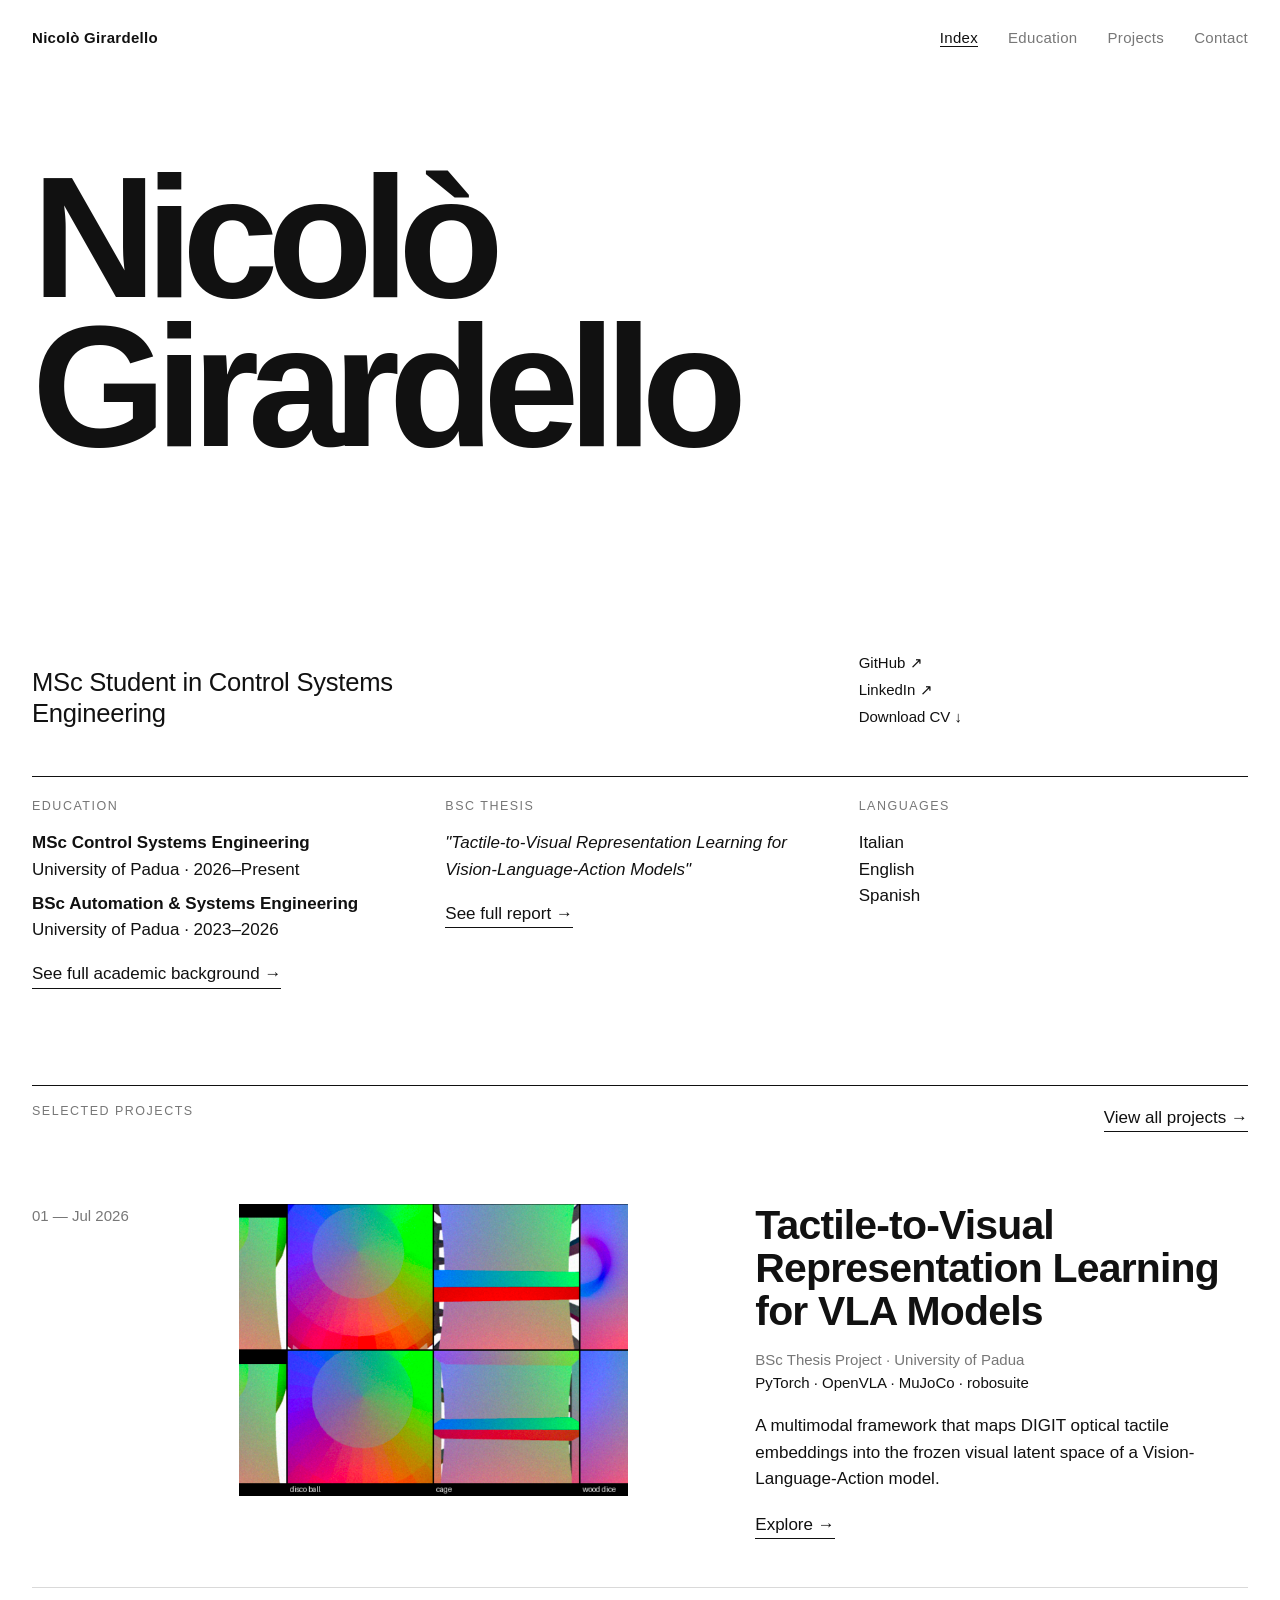
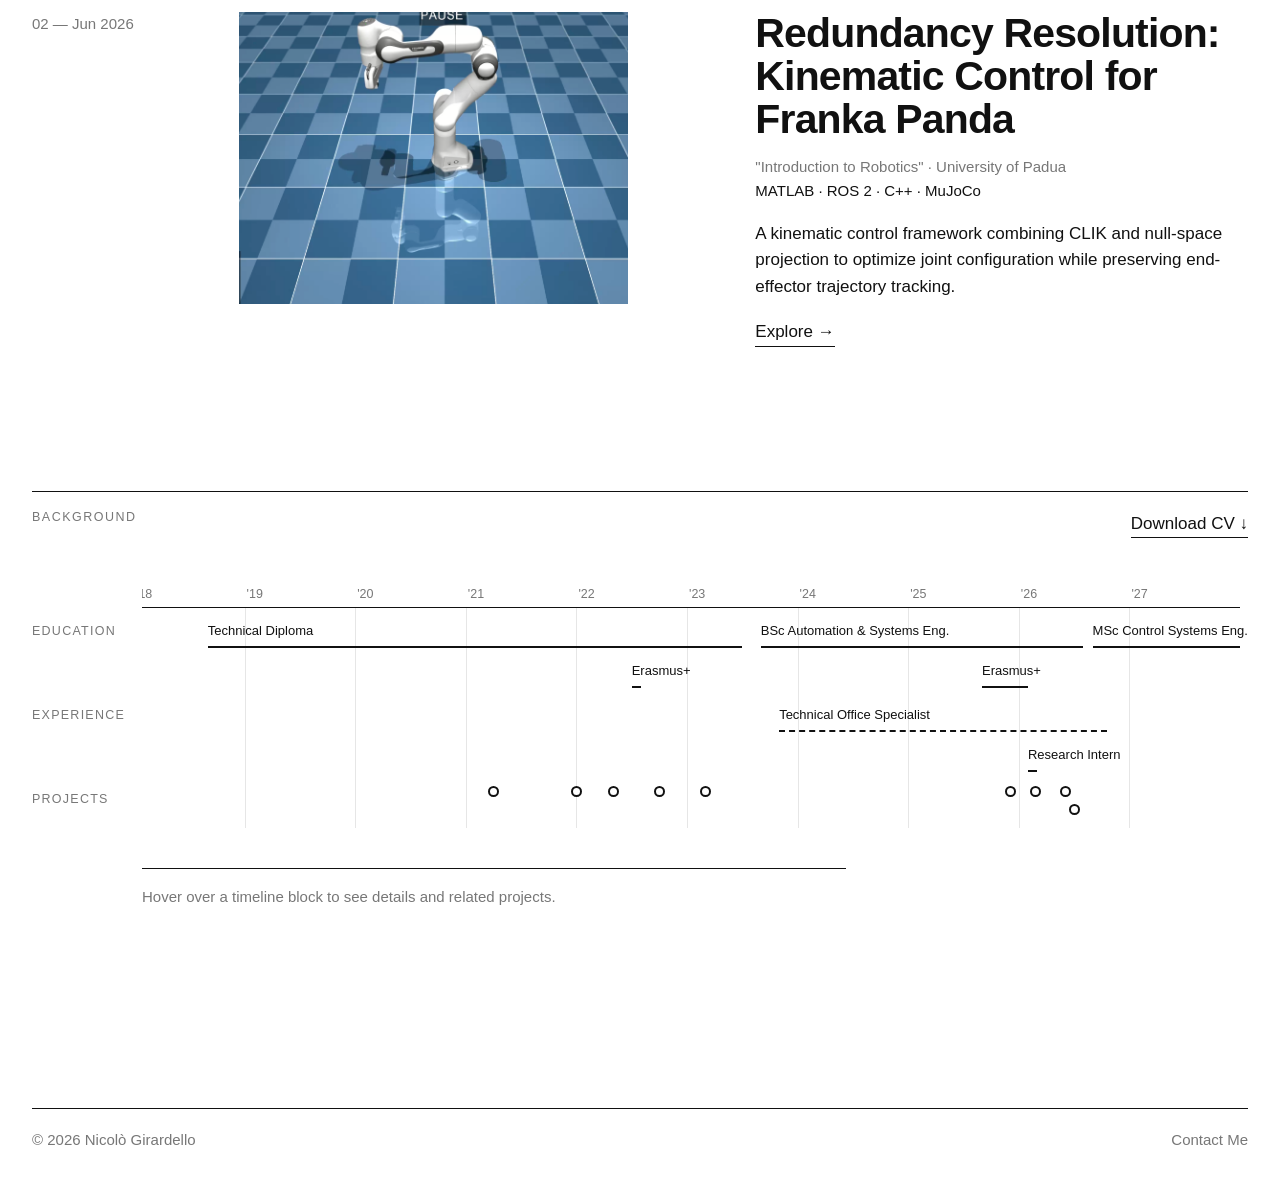
<file: index.html>
<!DOCTYPE html>
<html lang="en">
<head>
  <meta charset="UTF-8">
  <meta name="viewport" content="width=device-width, initial-scale=1.0">

  <!-- Page metadata -->
  <title>Nicolò Girardello · MSc Student in Control Systems Engineering</title>
  <meta name="description" content="Personal project portfolio.">
  <meta name="author" content="Nicolò Girardello">
  <link rel="canonical" href="https://girardellon.github.io/">

  <!-- Open Graph -->
  <meta property="og:title" content="Nicolò Girardello · MSc Student in Control Systems Engineering">
  <meta property="og:description" content="Personal project portfolio.">
  <meta property="og:type" content="website">
  <meta property="og:url" content="https://girardellon.github.io/">

  <!-- Styles -->
  <link rel="stylesheet" href="assets/css/style.css">

  <!-- Icons and manifest -->
  <link rel="icon" type="image/png" href="assets/images/favicon.png?v=2">
  <link rel="icon" href="favicon.ico" sizes="32x32">
  <link rel="apple-touch-icon" href="assets/images/apple-touch-icon.png">
  <link rel="manifest" href="site.webmanifest">
</head>
<body>
  <div class="wrap">

    <!-- Site header -->
    <header class="top">
      <a class="nm" href="index.html">Nicolò Girardello</a>
      <nav>
        <a href="index.html" class="active" aria-current="page">Index</a>
        <a href="education.html">Education</a>
        <a href="projects.html">Projects</a>
        <a href="contact.html">Contact</a>
      </nav>
    </header>

    <main>
      <!-- Hero -->
      <section class="hero">
        <h1>Nicolò<br>Girardello</h1>
        <div class="hm">
          <p class="role">MSc Student in Control Systems Engineering</p>
          <div class="lk">
            <a href="https://github.com/girardellon" target="_blank" rel="noopener">GitHub &#8599;&#xFE0E;</a>
            <a href="https://linkedin.com/in/nicol%C3%B2-girardello" target="_blank" rel="noopener">LinkedIn &#8599;&#xFE0E;</a>
            <a href="assets/docs/cv.pdf" target="_blank" rel="noopener">Download CV ↓</a>
          </div>
        </div>
      </section>

      <!-- Info grid -->
      <section class="info grid">
        <div>
          <p class="lab">Education</p>
          <p><strong>MSc Control Systems Engineering</strong><br>University of Padua · 2026–Present</p>
          <p><strong>BSc Automation &amp; Systems Engineering</strong><br>University of Padua · 2023–2026</p>
          <a class="more" href="education.html">See full academic background →</a>
        </div>
        <div>
          <p class="lab">BSc Thesis</p>
          <p><em>"Tactile-to-Visual Representation Learning for Vision-Language-Action Models"</em></p>
          <a class="more" href="projects/bsc-thesis.html">See full report →</a>
        </div>
        <div>
          <p class="lab">Languages</p>
          <p>Italian<br>English<br>Spanish</p>
        </div>
      </section>

      <!-- Selected works -->
      <section class="sec" id="selected-works">
        <div class="sh">
          <h2 class="lab">Selected Projects</h2>
          <a class="more-all" href="projects.html">View all projects →</a>
        </div>

        <!-- Project 01: BSc thesis -->
        <article class="work grid">
          <div class="num">01 — Jul 2026</div>
          <div class="ph ph-media">
            <img src="assets/images/thesis-main.png" alt="Thesis Project">
          </div>
          <div class="tx">
            <h3>Tactile-to-Visual Representation Learning for VLA Models</h3>
            <p class="ctx">BSc Thesis Project · University of Padua</p>
            <p class="tg">PyTorch · OpenVLA · MuJoCo · robosuite</p>
            <p class="s">A multimodal framework that maps DIGIT optical tactile embeddings into the frozen visual latent space of a Vision-Language-Action model.</p>
            <div class="rowlinks">
              <a href="projects/bsc-thesis.html">Explore →</a>
            </div>
          </div>
        </article>

        <!-- Project 02: Franka Panda redundancy resolution -->
        <article class="work grid">
          <div class="num">02 — Jun 2026</div>
          <div class="ph ph-media">
            <img src="assets/images/franka-ros.png" alt="Franka Panda Project" style="transform: scale(1.3);">
          </div>
          <div class="tx">
            <h3>Redundancy Resolution: Kinematic Control for Franka Panda</h3>
            <p class="ctx">"Introduction to Robotics" · University of Padua</p>
            <p class="tg">MATLAB · ROS 2 · C++ · MuJoCo</p>
            <p class="s">A kinematic control framework combining CLIK and null-space projection to optimize joint configuration while preserving end-effector trajectory tracking.</p>
            <div class="rowlinks">
              <a href="projects/redundancy-control.html">Explore →</a>
            </div>
          </div>
        </article>
      </section>

      <!-- Timeline -->
      <section class="sec" id="background">
        <div class="sh">
          <h2 class="lab">Background</h2>
          <a class="more-all" href="assets/docs/cv.pdf" target="_blank" rel="noopener">Download CV ↓</a>
        </div>

        <div id="tl-scroll" class="tl-scroll">
          <div class="tl-wrap">

            <!-- Years (x axis) -->
            <div class="tl-years">
              <i class="lc"></i>
              <div class="tl-yr">
                <span style="left:0%">'18</span>
                <span style="left:10%">'19</span>
                <span style="left:20%">'20</span>
                <span style="left:30%">'21</span>
                <span style="left:40%">'22</span>
                <span style="left:50%">'23</span>
                <span style="left:60%">'24</span>
                <span style="left:70%">'25</span>
                <span style="left:80%">'26</span>
                <span style="left:90%">'27</span>
              </div>
            </div>

            <!-- Lane: Education -->
            <div class="tl-lane l-edu">
              <b class="ln">Education</b>
              <div class="trk">
                <div class="bar t0 k-edu" data-tl="diploma" tabindex="0" style="left:6.67%;width:48.33%"><span>Technical Diploma</span></div>
                <div class="bar t1 narrow k-edu" data-tl="crete" tabindex="0" style="left:45%;width:0.83%"><span>Erasmus+</span></div>
                <div class="bar t0 k-edu" data-tl="bsc" tabindex="0" style="left:56.67%;width:29.16%"><span>BSc Automation &amp; Systems Eng.</span></div>
                <div class="bar t1 narrow k-edu" data-tl="bcn" tabindex="0" style="left:76.67%;width:4.16%"><span>Erasmus+</span></div>
                <div class="bar t0 k-edu" data-tl="msc" tabindex="0" style="left:86.67%;width:13.33%"><span>MSc Control Systems Eng.</span></div>
              </div>
            </div>

            <!-- Lane: Experience -->
            <div class="tl-lane l-exp">
              <b class="ln">Experience</b>
              <div class="trk">
                <div class="bar t0 k-exp" data-tl="mep" tabindex="0" style="left:58.33%;width:29.67%"><span>Technical Office Specialist</span></div>
                <div class="bar t1 narrow k-exp" data-tl="robotac" tabindex="0" style="left:80.83%;width:0.84%"><span>Research Intern</span></div>
              </div>
            </div>

            <!-- Lane: Projects -->
            <div class="tl-lane l-prj">
              <b class="ln">Projects</b>
              <div class="trk">
                <a class="dot t0" data-tl="p-smart-warehouse" href="projects/smart-warehouse.html" style="left:32.5%" aria-label="Smart Warehouse: Automated Material Dispensing"></a>
                <a class="dot t0" data-tl="p-berrybot" href="projects/berrybot.html" style="left:40%" aria-label="BerryBot: Automated Strawberry Harvesting System"></a>
                <a class="dot t0" data-tl="p-chessbot" href="projects/chessbot.html" style="left:47.5%" aria-label="ChessBot: Automated 3-Axis Chess-Playing Robot"></a>
                <a class="dot t0" data-tl="p-warehouse-simulator" href="projects/warehouse-simulator.html" style="left:79.17%" aria-label="Multi-Robot Warehouse Optimization Simulator"></a>
                <a class="dot t0" data-tl="p-redundancy-control" href="projects/redundancy-control.html" style="left:84.17%" aria-label="Redundancy Resolution: Kinematic Control for Franka Panda"></a>
                <a class="dot t1" data-tl="p-bsc-thesis" href="projects/bsc-thesis.html" style="left:85%" aria-label="Tactile-to-Visual Representation Learning for VLA Models"></a>
                <a class="dot t0" data-tl="p-left-robotics" href="projects/left-robotics.html" style="left:81.5%" aria-label="Evolutionary Robotics & PID Control"></a>
                <span class="dot t0" data-tl="c-automation-2022" tabindex="0" role="button" style="left:43.33%" aria-label="National Automation Competition"></span>
                <span class="dot t0" data-tl="c-machine-tool-2023" tabindex="0" role="button" style="left:51.67%" aria-label="Machine Tool and Mechatronics Olympics"></span>    
              </div>
            </div>

          </div>
        </div>

        <!-- Details panel (filled by timeline.js) -->
        <div id="tl-panel" class="tl-panel" aria-live="polite"></div>
      </section>
    </main>

    <!-- Site footer -->
    <footer>
      <span>© 2026 Nicolò Girardello</span>
      <a href="contact.html">Contact Me</a>
    </footer>

  </div>

  <!-- Timeline behaviour -->
  <script src="assets/js/timeline.js" defer></script>
</body>
</html>
</file>
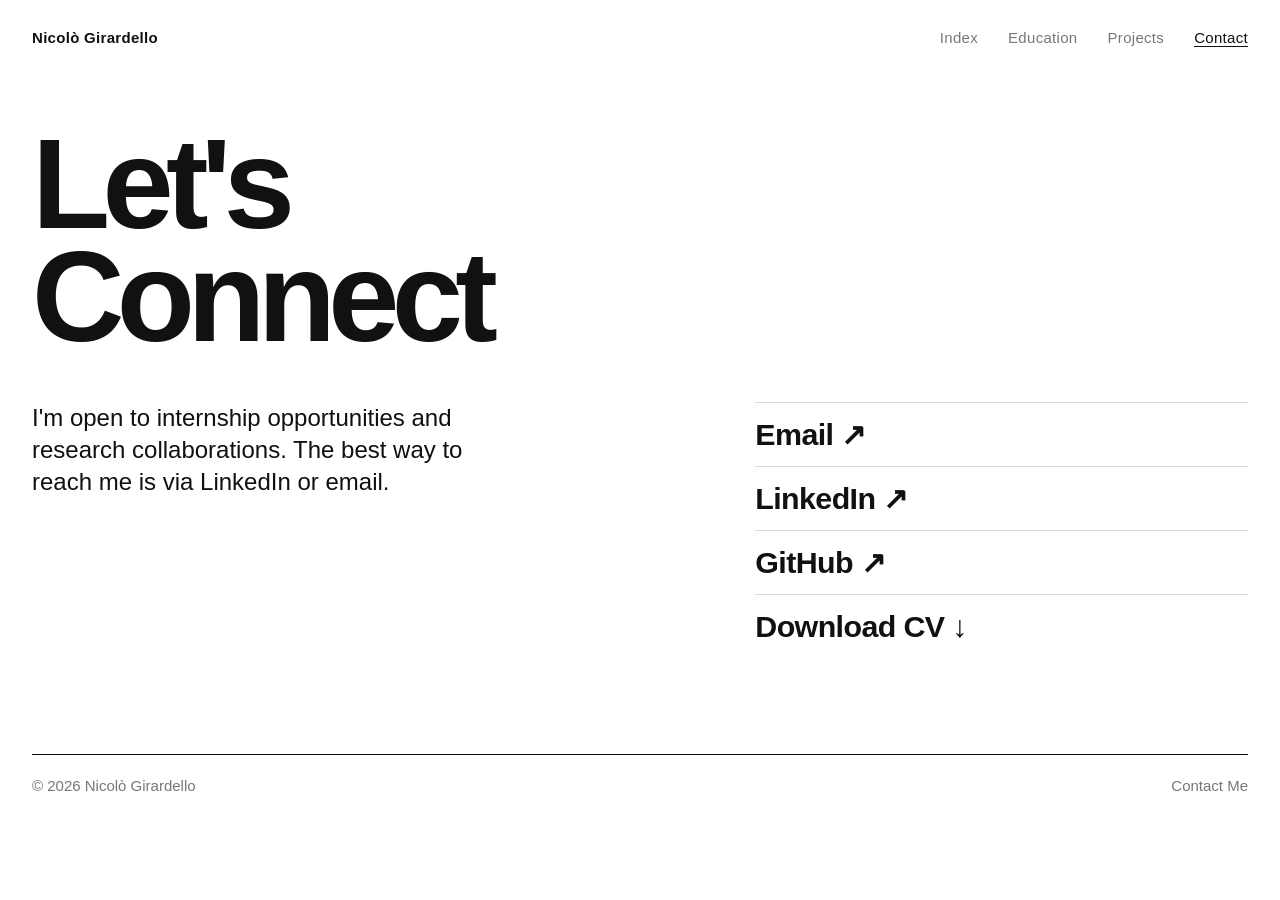
<file: contact.html>
<!DOCTYPE html>
<html lang="en">
<head>
  <meta charset="UTF-8">
  <meta name="viewport" content="width=device-width, initial-scale=1.0">

  <!-- Page metadata -->
  <title>Contact · Nicolò Girardello</title>
  <meta name="description" content="Get in touch.">
  <meta name="author" content="Nicolò Girardello">
  <link rel="canonical" href="https://girardellon.github.io/contact.html">

  <!-- Open Graph -->
  <meta property="og:title" content="Contact · Nicolò Girardello">
  <meta property="og:description" content="Get in touch.">
  <meta property="og:type" content="website">
  <meta property="og:url" content="https://girardellon.github.io/contact.html">

  <!-- Styles -->
  <link rel="stylesheet" href="assets/css/style.css">

  <!-- Icons and manifest -->
  <link rel="icon" type="image/png" href="assets/images/favicon.png?v=2">
  <link rel="icon" href="favicon.ico" sizes="32x32">
  <link rel="apple-touch-icon" href="assets/images/apple-touch-icon.png">
  <link rel="manifest" href="site.webmanifest">
</head>
<body>
  <div class="wrap">

    <!-- Site header -->
    <header class="top">
      <a class="nm" href="index.html">Nicolò Girardello</a>
      <nav>
        <a href="index.html">Index</a>
        <a href="education.html">Education</a>
        <a href="projects.html">Projects</a>
        <a href="contact.html" class="active" aria-current="page">Contact</a>
      </nav>
    </header>

    <main class="ct">
      <!-- Page title -->
      <h1 class="big">Let's<br>Connect</h1>

      <div class="grid">
        <!-- Intro -->
        <p class="intro">I'm open to internship opportunities and research collaborations. The best way to reach me is via LinkedIn or email.</p>

        <!-- Social links -->
        <div class="ln">
          <a href="#" id="mail-link">Email &#8599;&#xFE0E;</a>
          <a href="https://linkedin.com/in/nicol%C3%B2-girardello" target="_blank" rel="noopener">LinkedIn &#8599;&#xFE0E;</a>
          <a href="https://github.com/girardellon" target="_blank" rel="noopener">GitHub &#8599;&#xFE0E;</a>
          <a href="assets/docs/cv.pdf" target="_blank" rel="noopener">Download CV ↓</a>
        </div>

        <div class="spacer spacer-lg"></div>

      </div>
    </main>

    <!-- Site footer -->
    <footer>
      <span>© 2026 Nicolò Girardello</span>
      <a href="contact.html">Contact Me</a>
    </footer>

  </div>

  <!-- Email link: the address is assembled on click, so scrapers cannot read it from the HTML -->
  <script>
    document.getElementById("mail-link").addEventListener("click", function (e) {
      e.preventDefault();
      var user = "gira" + ".girardello";
      var domain = "gmail" + ".com";
      window.location.href = "mailto:" + user + "@" + domain;
    });
  </script>

</body>
</html>
</file>
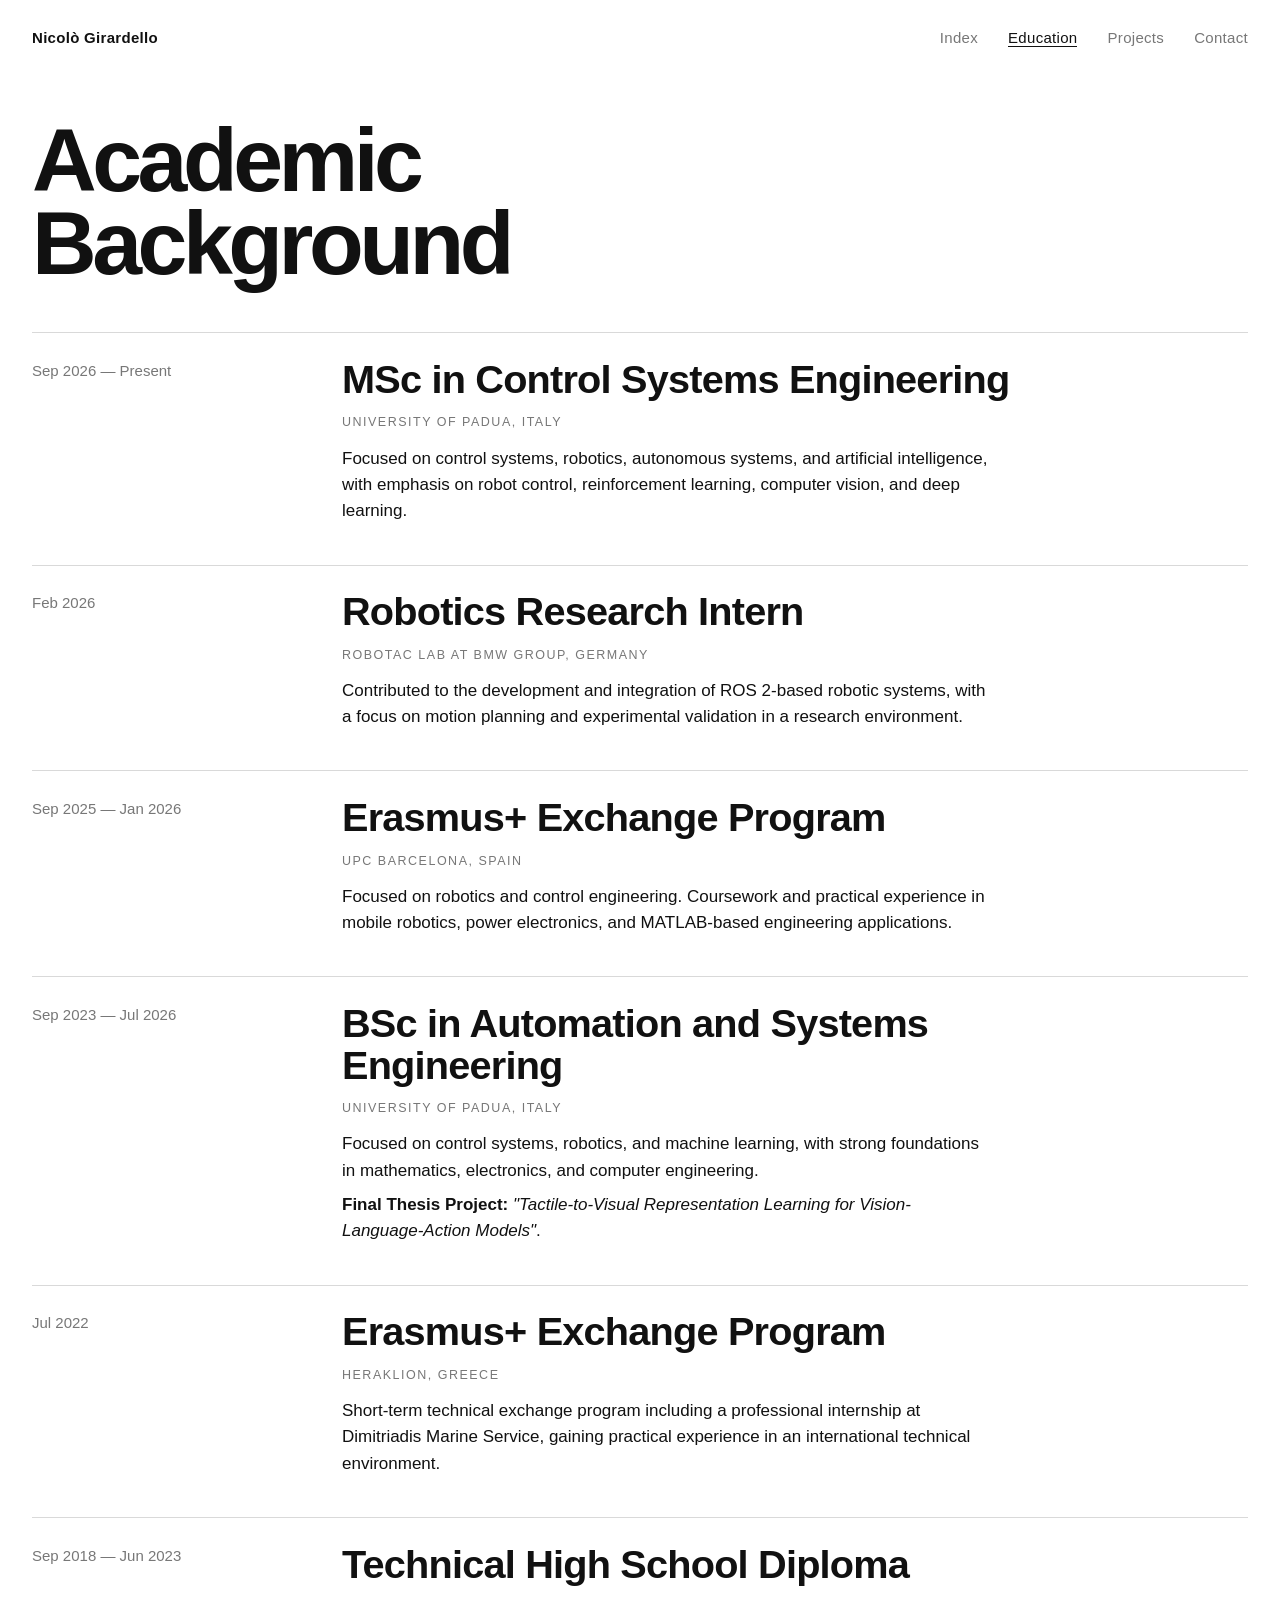
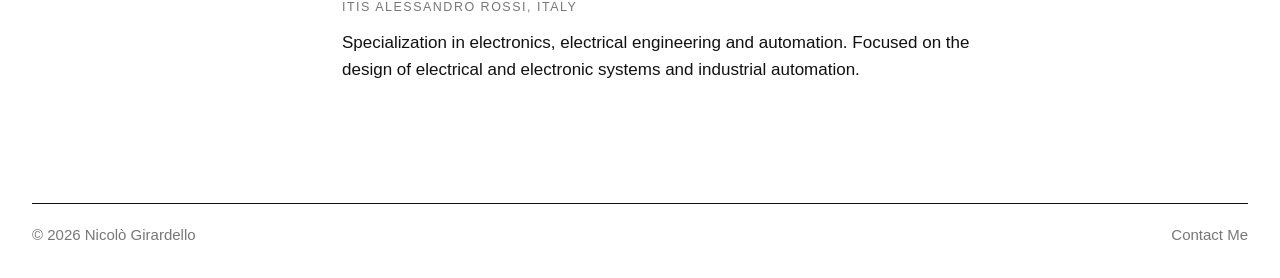
<file: education.html>
<!DOCTYPE html>
<html lang="en">
<head>
  <meta charset="UTF-8">
  <meta name="viewport" content="width=device-width, initial-scale=1.0">

  <!-- Page metadata -->
  <title>Education · Nicolò Girardello</title>
  <meta name="description" content="Academic background.">
  <meta name="author" content="Nicolò Girardello">
  <link rel="canonical" href="https://girardellon.github.io/education.html">

  <!-- Open Graph -->
  <meta property="og:title" content="Education · Nicolò Girardello">
  <meta property="og:description" content="Academic background.">
  <meta property="og:type" content="website">
  <meta property="og:url" content="https://girardellon.github.io/education.html">

  <!-- Styles -->
  <link rel="stylesheet" href="assets/css/style.css">

  <!-- Icons and manifest -->
  <link rel="icon" type="image/png" href="assets/images/favicon.png?v=2">
  <link rel="icon" href="favicon.ico" sizes="32x32">
  <link rel="apple-touch-icon" href="assets/images/apple-touch-icon.png">
  <link rel="manifest" href="site.webmanifest">
</head>
<body>
  <div class="wrap">

    <!-- Site header -->
    <header class="top">
      <a class="nm" href="index.html">Nicolò Girardello</a>
      <nav>
        <a href="index.html">Index</a>
        <a href="education.html" class="active" aria-current="page">Education</a>
        <a href="projects.html">Projects</a>
        <a href="contact.html">Contact</a>
      </nav>
    </header>

    <main>
      <!-- Page title -->
      <div class="pgh">
        <h1>Academic<br>Background</h1>
      </div>

      <!-- Education entries (most recent first) -->
      <section class="edu">
        <!-- MSc, University of Padua -->
        <article class="r">
          <div class="when">Sep 2026 — Present</div>
          <div class="what">
            <h3>MSc in Control Systems Engineering</h3>
            <p class="lab">University of Padua, Italy</p>
            <p>Focused on control systems, robotics, autonomous systems, and artificial intelligence, with emphasis on robot control, reinforcement learning, computer vision, and deep learning.</p>
          </div>
        </article>

        <!-- Research Intern -->
        <article class="r">
          <div class="when">Feb 2026</div>
          <div class="what">
            <h3>Robotics Research Intern</h3>
            <p class="lab">RoboTac Lab at BMW Group, Germany</p>
            <p>Contributed to the development and integration of ROS 2-based robotic systems, with a focus on motion planning and experimental validation in a research environment.</p>
          </div>
          </article>

        <!-- Erasmus+ in Barcelona -->
        <article class="r">
          <div class="when">Sep 2025 — Jan 2026</div>
          <div class="what">
            <h3>Erasmus+ Exchange Program</h3>
            <p class="lab">UPC Barcelona, Spain</p>
            <p>Focused on robotics and control engineering. Coursework and practical experience in mobile robotics, power electronics, and MATLAB-based engineering applications.</p>
          </div>
        </article>

        <!-- BSc, University of Padua -->
        <article class="r">
          <div class="when">Sep 2023 — Jul 2026</div>
          <div class="what">
            <h3>BSc in Automation and Systems Engineering</h3>
            <p class="lab">University of Padua, Italy</p>
            <p>Focused on control systems, robotics, and machine learning, with strong foundations in mathematics, electronics, and computer engineering.</p>
            <p><strong>Final Thesis Project:</strong> <em>"Tactile-to-Visual Representation Learning for Vision-Language-Action Models"</em>.</p>
          </div>
        </article>

        <!-- Erasmus+ in Heraklion -->
        <article class="r">
          <div class="when">Jul 2022</div>
          <div class="what">
            <h3>Erasmus+ Exchange Program</h3>
            <p class="lab">Heraklion, Greece</p>
            <p>Short-term technical exchange program including a professional internship at Dimitriadis Marine Service, gaining practical experience in an international technical environment.</p>
          </div>
        </article>

        <!-- Technical high school -->
        <article class="r">
          <div class="when">Sep 2018 — Jun 2023</div>
          <div class="what">
            <h3>Technical High School Diploma</h3>
            <p class="lab">ITIS Alessandro Rossi, Italy</p>
            <p>Specialization in electronics, electrical engineering and automation. Focused on the design of electrical and electronic systems and industrial automation.</p>
          </div>
        </article>
      </section>

      <div class="spacer spacer-md"></div>
    </main>

    <!-- Site footer -->
    <footer>
      <span>© 2026 Nicolò Girardello</span>
      <a href="contact.html">Contact Me</a>
    </footer>

  </div>
</body>
</html>
</file>
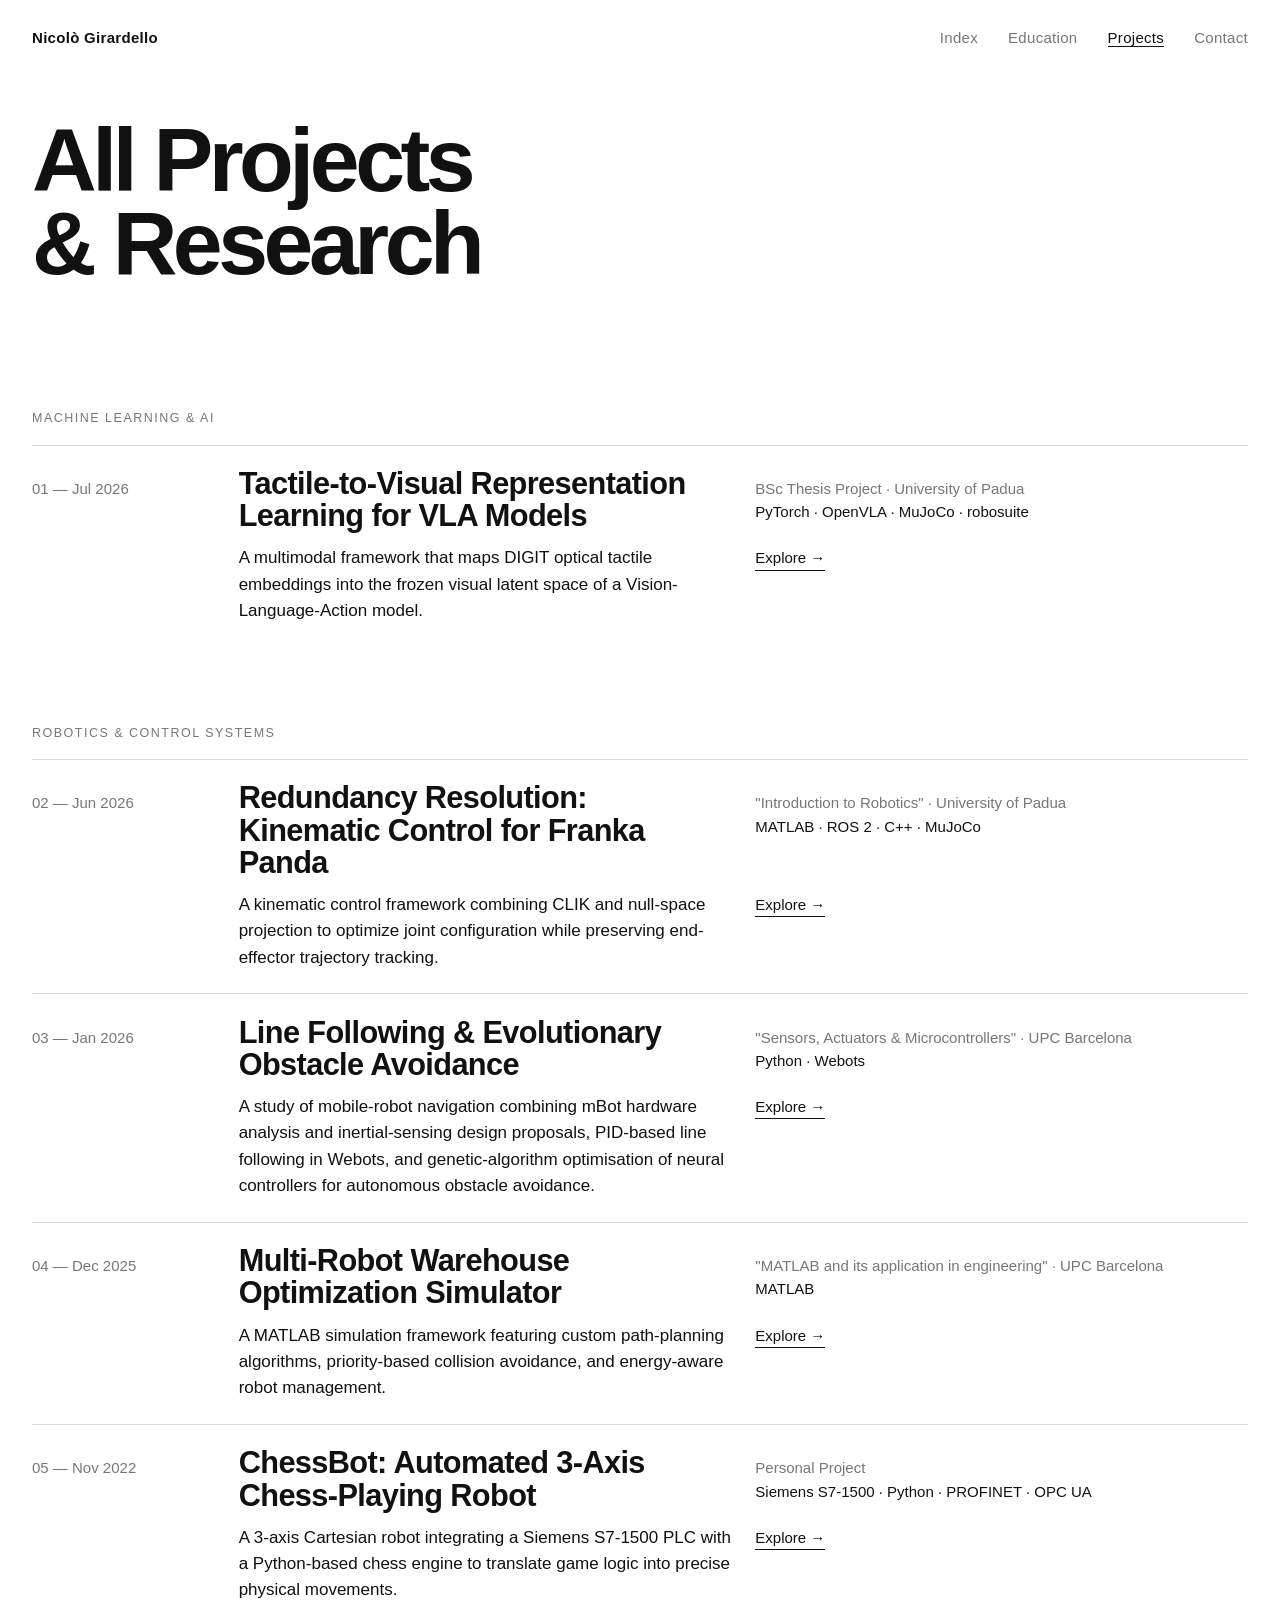
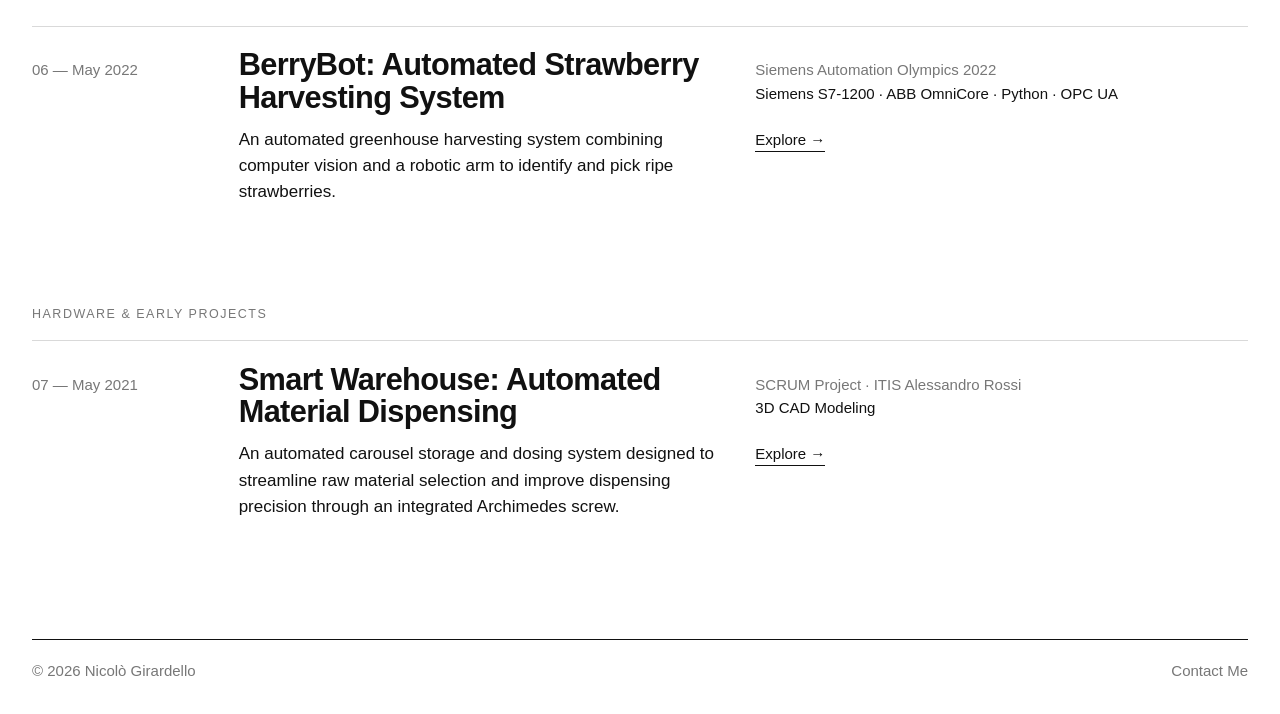
<file: projects.html>
<!DOCTYPE html>
<html lang="en">
<head>
  <meta charset="UTF-8">
  <meta name="viewport" content="width=device-width, initial-scale=1.0">

  <!-- Page metadata -->
  <title>Projects · Nicolò Girardello</title>
  <meta name="description" content="Catalog of engineering and robotics projects.">
  <meta name="author" content="Nicolò Girardello">
  <link rel="canonical" href="https://girardellon.github.io/projects.html">

  <!-- Open Graph -->
  <meta property="og:title" content="Projects · Nicolò Girardello">
  <meta property="og:description" content="Catalog of engineering and robotics projects.">
  <meta property="og:type" content="website">
  <meta property="og:url" content="https://girardellon.github.io/projects.html">

  <!-- Styles -->
  <link rel="stylesheet" href="assets/css/style.css">

  <!-- Icons and manifest -->
  <link rel="icon" type="image/png" href="assets/images/favicon.png?v=2">
  <link rel="icon" href="favicon.ico" sizes="32x32">
  <link rel="apple-touch-icon" href="assets/images/apple-touch-icon.png">
  <link rel="manifest" href="site.webmanifest">
</head>
<body>
  <div class="wrap">

    <!-- Site header -->
    <header class="top">
      <a class="nm" href="index.html">Nicolò Girardello</a>
      <nav>
        <a href="index.html">Index</a>
        <a href="education.html">Education</a>
        <a href="projects.html" class="active" aria-current="page">Projects</a>
        <a href="contact.html">Contact</a>
      </nav>
    </header>

    <main>
      <!-- Page title -->
      <div class="pgh">
        <h1>All Projects<br>&amp; Research</h1>
      </div>

      <!-- Category: Machine Learning & AI -->
      <h2 class="lab cat">Machine Learning &amp; AI</h2>
      <div class="plist">
        <!-- 01 · BSc thesis -->
        <article class="r">
          <div class="d">01 — Jul 2026</div>
          <h3>Tactile-to-Visual Representation Learning for VLA Models</h3>
          <div class="m">
            <span class="c">BSc Thesis Project · University of Padua</span><br>
            PyTorch · OpenVLA · MuJoCo · robosuite
          </div>
          <p class="sm">A multimodal framework that maps DIGIT optical tactile embeddings into the frozen visual latent space of a Vision-Language-Action model.</p>
          <div class="rowlinks">
            <a href="projects/bsc-thesis.html">Explore →</a>
          </div>
        </article>
      </div>

      <!-- Category: Robotics & Control Systems -->
      <h2 class="lab cat">Robotics &amp; Control Systems</h2>
      <div class="plist">
        <!-- 02 · Franka Panda redundancy resolution -->
        <article class="r">
          <div class="d">02 — Jun 2026</div>
          <h3>Redundancy Resolution: Kinematic Control for Franka Panda</h3>
          <div class="m">
            <span class="c">"Introduction to Robotics" · University of Padua</span><br>
            MATLAB · ROS 2 · C++  · MuJoCo
          </div>
          <p class="sm">A kinematic control framework combining CLIK and null-space projection to optimize joint configuration while preserving end-effector trajectory tracking.</p>
          <div class="rowlinks">
            <a href="projects/redundancy-control.html">Explore →</a>
          </div>
        </article>

        <!-- 03 · LEFT Robotics -->
        <article class="r">
          <div class="d">03 — Jan 2026</div>
          <h3>Line Following & Evolutionary Obstacle Avoidance</h3>
          <div class="m">
            <span class="c">"Sensors, Actuators & Microcontrollers" · UPC Barcelona</span><br>
            Python · Webots
          </div>
          <p class="sm">A study of mobile-robot navigation combining mBot hardware analysis and inertial-sensing design proposals, PID-based line following in Webots, and genetic-algorithm optimisation of neural controllers for autonomous obstacle avoidance.</p>
          <div class="rowlinks">
            <a href="projects/left-robotics.html">Explore →</a>
          </div>
        </article>

        <!-- 03 · Multi-robot warehouse simulator -->
        <article class="r">
          <div class="d">04 — Dec 2025</div>
          <h3>Multi-Robot Warehouse Optimization Simulator</h3>
          <div class="m">
            <span class="c">"MATLAB and its application in engineering" · UPC Barcelona</span><br>
            MATLAB
          </div>
          <p class="sm">A MATLAB simulation framework featuring custom path-planning algorithms, priority-based collision avoidance, and energy-aware robot management.</p>
          <div class="rowlinks">
            <a href="projects/warehouse-simulator.html">Explore →</a>
          </div>
        </article>

        <!-- 04 · ChessBot -->
        <article class="r">
          <div class="d">05 — Nov 2022</div>
          <h3>ChessBot: Automated 3-Axis Chess-Playing Robot</h3>
          <div class="m">
            <span class="c">Personal Project</span><br>
            Siemens S7-1500 · Python · PROFINET · OPC UA
          </div>
          <p class="sm">A 3-axis Cartesian robot integrating a Siemens S7-1500 PLC with a Python-based chess engine to translate game logic into precise physical movements.</p>
          <div class="rowlinks">
            <a href="projects/chessbot.html">Explore →</a>
          </div>
        </article>

        <!-- 05 · BerryBot -->
        <article class="r">
          <div class="d">06 — May 2022</div>
          <h3>BerryBot: Automated Strawberry Harvesting System</h3>
          <div class="m">
            <span class="c">Siemens Automation Olympics 2022</span><br>
            Siemens S7-1200 · ABB OmniCore · Python · OPC UA
          </div>
          <p class="sm">An automated greenhouse harvesting system combining computer vision and a robotic arm to identify and pick ripe strawberries.</p>
          <div class="rowlinks">
            <a href="projects/berrybot.html">Explore →</a>
          </div>
        </article>
      </div>

      <!-- Category: Hardware & Early Projects -->
      <h2 class="lab cat">Hardware &amp; Early Projects</h2>
      <div class="plist">
        <!-- 06 · Smart Warehouse -->
        <article class="r">
          <div class="d">07 — May 2021</div>
          <h3>Smart Warehouse: Automated Material Dispensing</h3>
          <div class="m">
            <span class="c">SCRUM Project · ITIS Alessandro Rossi</span><br>
            3D CAD Modeling
          </div>
          <p class="sm">An automated carousel storage and dosing system designed to streamline raw material selection and improve dispensing precision through an integrated Archimedes screw.</p>
          <div class="rowlinks">
            <a href="projects/smart-warehouse.html">Explore →</a>
          </div>
        </article>
      </div>

      <div class="spacer spacer-lg"></div>
    </main>

    <!-- Site footer -->
    <footer>
      <span>© 2026 Nicolò Girardello</span>
      <a href="contact.html">Contact Me</a>
    </footer>

  </div>
</body>
</html>
</file>
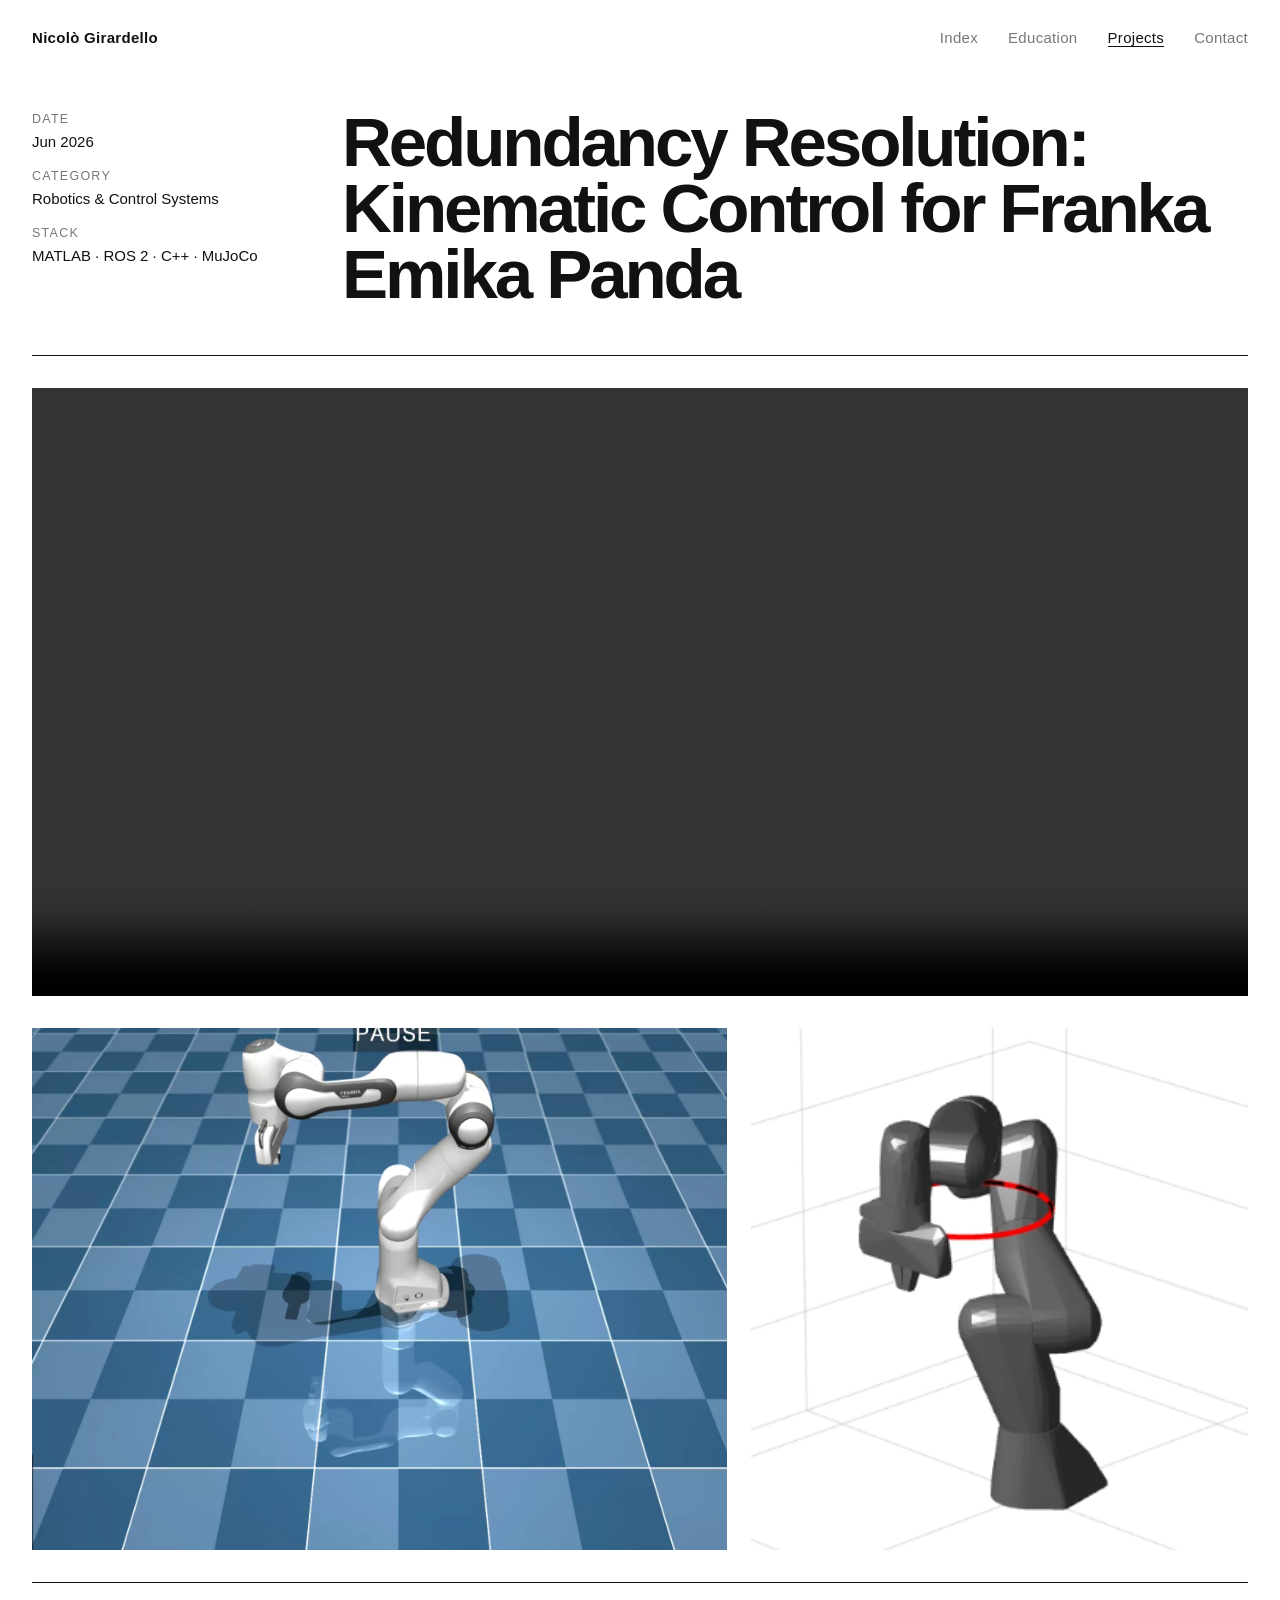
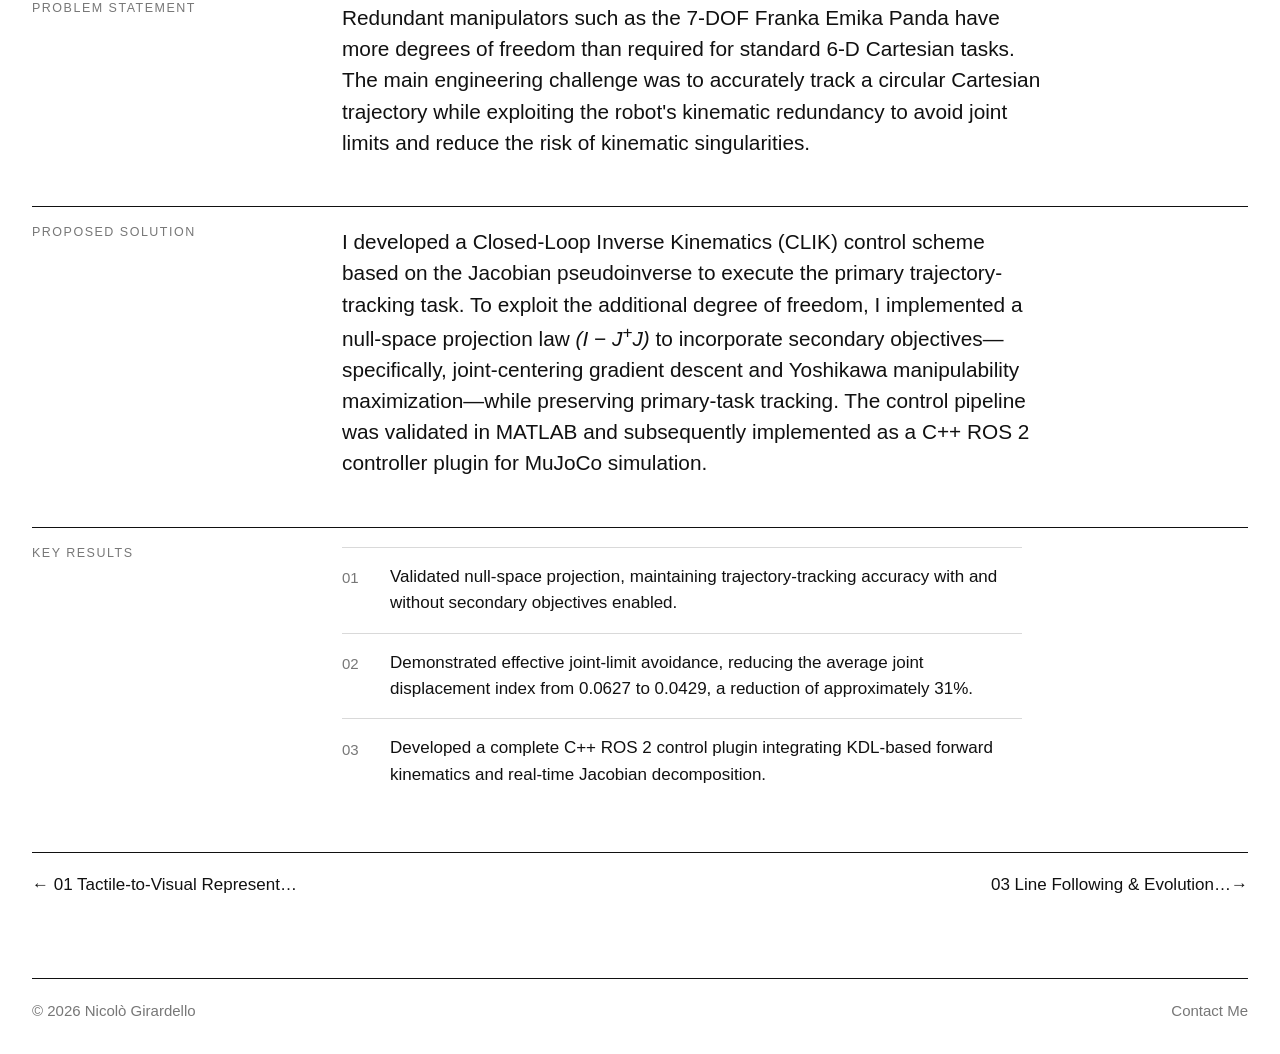
<file: projects/redundancy-control.html>
<!DOCTYPE html>
<html lang="en">
<head>
  <meta charset="UTF-8">
  <meta name="viewport" content="width=device-width, initial-scale=1.0">

  <!-- Page metadata -->
  <title>Redundancy Resolution: Kinematic Control for Franka Emika Panda · Nicolò Girardello</title>
  <meta name="description" content="Personal project portfolio.">
  <meta name="author" content="Nicolò Girardello">
  <link rel="canonical" href="https://girardellon.github.io/projects/redundancy-control.html">

  <!-- Open Graph -->
  <meta property="og:title" content="Redundancy Resolution: Kinematic Control for Franka Emika Panda · Nicolò Girardello">
  <meta property="og:description" content="Personal project portfolio.">
  <meta property="og:type" content="website">
  <meta property="og:url" content="https://girardellon.github.io/projects/redundancy-control.html">
  <!-- Styles -->
  <link rel="stylesheet" href="../assets/css/style.css">

  <!-- Icons and manifest -->
  <link rel="icon" type="image/png" href="../assets/images/favicon.png?v=2">
  <link rel="icon" href="../favicon.ico" sizes="32x32">
  <link rel="apple-touch-icon" href="../assets/images/apple-touch-icon.png">
  <link rel="manifest" href="../site.webmanifest">
</head>
<body>
  <div class="wrap">

    <!-- Site header -->
    <header class="top">
      <a class="nm" href="../index.html">Nicolò Girardello</a>
      <nav>
        <a href="../index.html">Index</a>
        <a href="../education.html">Education</a>
        <a href="../projects.html" class="active" aria-current="page">Projects</a>
        <a href="../contact.html">Contact</a>
      </nav>
    </header>

    <main>
      <!-- Project header -->
      <div class="ph-head grid">
        <dl>
          <dt>Date</dt>
          <dd>Jun 2026</dd>
          <dt>Category</dt>
          <dd>Robotics &amp; Control Systems</dd>
          <dt>Stack</dt>
          <dd>MATLAB · ROS 2 · C++  · MuJoCo</dd>
        </dl>
        <h1>Redundancy Resolution: Kinematic Control for Franka Emika Panda</h1>
      </div>

      <!-- Main video -->
      <div class="pm">
        <video controls autoplay muted playsinline>
          <source src="../assets/videos/franka-demo.mp4" type="video/mp4">
        </video>
      </div>

      <!-- Secondary media: two images side by side -->
      <div class="pm2">
        <div class="ph ph-media">
          <img src="../assets/images/franka-ros.png" alt="Trajectory plot" style="transform: scale(1.3); object-position: 50% 90%;">
        </div>

        <div class="ph ph-media">
          <img src="../assets/images/franka-matlab.png" alt="Technical drawing">
        </div>
      </div>

      <!-- Problem Statement -->
      <section class="ptxt grid">
        <h2 class="lab">Problem Statement</h2>
        <p class="b">Redundant manipulators such as the 7-DOF Franka Emika Panda have more degrees of freedom than required for standard 6-D Cartesian tasks. The main engineering challenge was to accurately track a circular Cartesian trajectory while exploiting the robot's kinematic redundancy to avoid joint limits and reduce the risk of kinematic singularities.</p>
      </section>

      <!-- Proposed Solution -->
      <section class="ptxt grid">
        <h2 class="lab">Proposed Solution</h2>
        <p class="b">I developed a Closed-Loop Inverse Kinematics (CLIK) control scheme based on the Jacobian pseudoinverse to execute the primary trajectory-tracking task. To exploit the additional degree of freedom, I implemented a null-space projection law <i>(I &minus; J<sup>+</sup>J)</i> to incorporate secondary objectives—specifically, joint-centering gradient descent and Yoshikawa manipulability maximization—while preserving primary-task tracking. The control pipeline was validated in MATLAB and subsequently implemented as a C++ ROS 2 controller plugin for MuJoCo simulation.</p>
      </section>

      <!-- Key Results -->
      <section class="ptxt grid">
        <h2 class="lab">Key Results</h2>
        <ol>
          <li>Validated null-space projection, maintaining trajectory-tracking accuracy with and without secondary objectives enabled.</li>
          <li>Demonstrated effective joint-limit avoidance, reducing the average joint displacement index from 0.0627 to 0.0429, a reduction of approximately 31%.</li>
          <li>Developed a complete C++ ROS 2 control plugin integrating KDL-based forward kinematics and real-time Jacobian decomposition.</li>
        </ol>
      </section>

      <!-- Previous / next project -->
      <div class="pn">
        <a href="bsc-thesis.html">← 01 Tactile-to-Visual Represent…</a>
        <a href="left-robotics.html">03 Line Following & Evolution…→</a>
      </div>
    </main>

    <!-- Site footer -->
    <footer>
      <span>© 2026 Nicolò Girardello</span>
      <a href="../contact.html">Contact Me</a>
    </footer>

  </div>
</body>
</html>
</file>
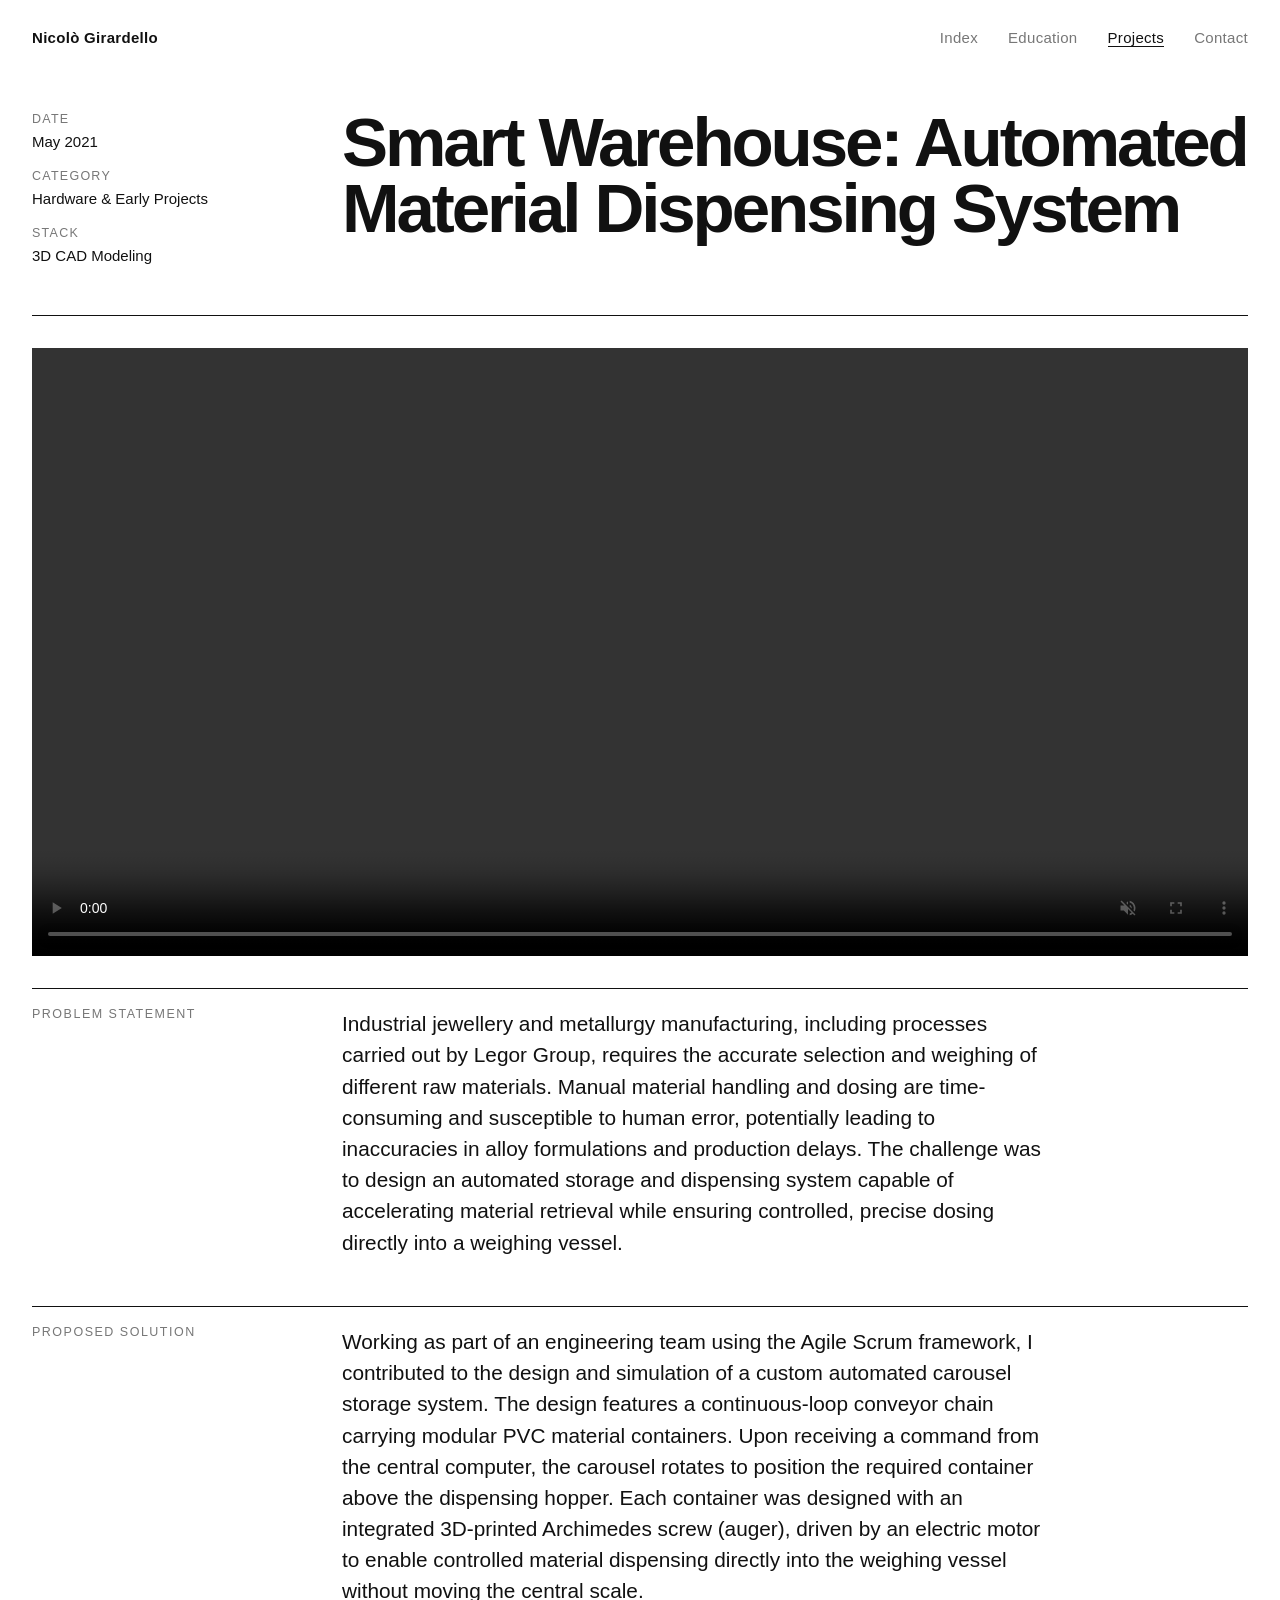
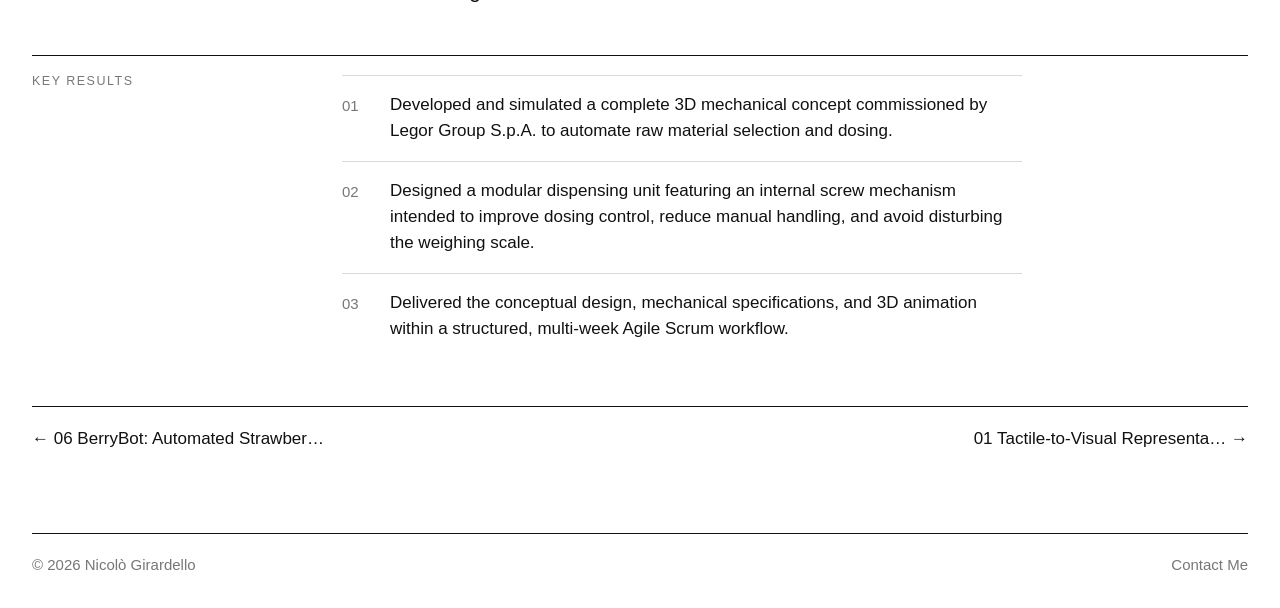
<file: projects/smart-warehouse.html>
<!DOCTYPE html>
<html lang="en">
<head>
  <meta charset="UTF-8">
  <meta name="viewport" content="width=device-width, initial-scale=1.0">

  <!-- Page metadata -->
  <title>Smart Warehouse: Automated Material Dispensing System · Nicolò Girardello</title>
  <meta name="description" content="Personal project portfolio.">
  <meta name="author" content="Nicolò Girardello">
  <link rel="canonical" href="https://girardellon.github.io/projects/smart-warehouse.html">

  <!-- Open Graph -->
  <meta property="og:title" content="Smart Warehouse: Automated Material Dispensing System · Nicolò Girardello">
  <meta property="og:description" content="Personal project portfolio.">
  <meta property="og:type" content="website">
  <meta property="og:url" content="https://girardellon.github.io/projects/smart-warehouse.html">

  <!-- Styles -->
  <link rel="stylesheet" href="../assets/css/style.css">

  <!-- Icons and manifest -->
  <link rel="icon" type="image/png" href="../assets/images/favicon.png?v=2">
  <link rel="icon" href="../favicon.ico" sizes="32x32">
  <link rel="apple-touch-icon" href="../assets/images/apple-touch-icon.png">
  <link rel="manifest" href="../site.webmanifest">
</head>
<body>
  <div class="wrap">

    <!-- Site header -->
    <header class="top">
      <a class="nm" href="../index.html">Nicolò Girardello</a>
      <nav>
        <a href="../index.html">Index</a>
        <a href="../education.html">Education</a>
        <a href="../projects.html" class="active" aria-current="page">Projects</a>
        <a href="../contact.html">Contact</a>
      </nav>
    </header>

    <main>
      <!-- Project header -->
      <div class="ph-head grid">
        <dl>
          <dt>Date</dt>
          <dd>May 2021</dd>
          <dt>Category</dt>
          <dd>Hardware &amp; Early Projects</dd>
          <dt>Stack</dt>
          <dd>3D CAD Modeling</dd>
        </dl>
        <h1>Smart Warehouse: Automated Material Dispensing System</h1>
      </div>

      <!-- Main video -->
      <div class="pm">
        <video controls autoplay muted playsinline>
          <source src="../assets/videos/smart-warehouse-demo.mp4" type="video/mp4">
        </video>
      </div>

      <!-- Problem Statement -->
      <section class="ptxt grid">
        <h2 class="lab">Problem Statement</h2>
        <p class="b">Industrial jewellery and metallurgy manufacturing, including processes carried out by Legor Group, requires the accurate selection and weighing of different raw materials. Manual material handling and dosing are time-consuming and susceptible to human error, potentially leading to inaccuracies in alloy formulations and production delays. The challenge was to design an automated storage and dispensing system capable of accelerating material retrieval while ensuring controlled, precise dosing directly into a weighing vessel.</p>
      </section>

      <!-- Proposed Solution -->
      <section class="ptxt grid">
        <h2 class="lab">Proposed Solution</h2>
        <p class="b">Working as part of an engineering team using the Agile Scrum framework, I contributed to the design and simulation of a custom automated carousel storage system. The design features a continuous-loop conveyor chain carrying modular PVC material containers. Upon receiving a command from the central computer, the carousel rotates to position the required container above the dispensing hopper. Each container was designed with an integrated 3D-printed Archimedes screw (auger), driven by an electric motor to enable controlled material dispensing directly into the weighing vessel without moving the central scale.</p>
      </section>

      <!-- Key Results -->
      <section class="ptxt grid">
        <h2 class="lab">Key Results</h2>
        <ol>
          <li>Developed and simulated a complete 3D mechanical concept commissioned by Legor Group S.p.A. to automate raw material selection and dosing.</li>
          <li>Designed a modular dispensing unit featuring an internal screw mechanism intended to improve dosing control, reduce manual handling, and avoid disturbing the weighing scale.</li>
          <li>Delivered the conceptual design, mechanical specifications, and 3D animation within a structured, multi-week Agile Scrum workflow.</li>
        </ol>
      </section>

      <!-- Previous / next project -->
      <div class="pn">
        <a href="berrybot.html">← 06 BerryBot: Automated Strawber…</a>
        <a href="bsc-thesis.html">01 Tactile-to-Visual Representa… →</a>
      </div>
    </main>

    <!-- Site footer -->
    <footer>
      <span>© 2026 Nicolò Girardello</span>
      <a href="../contact.html">Contact Me</a>
    </footer>

  </div>
</body>
</html>
</file>
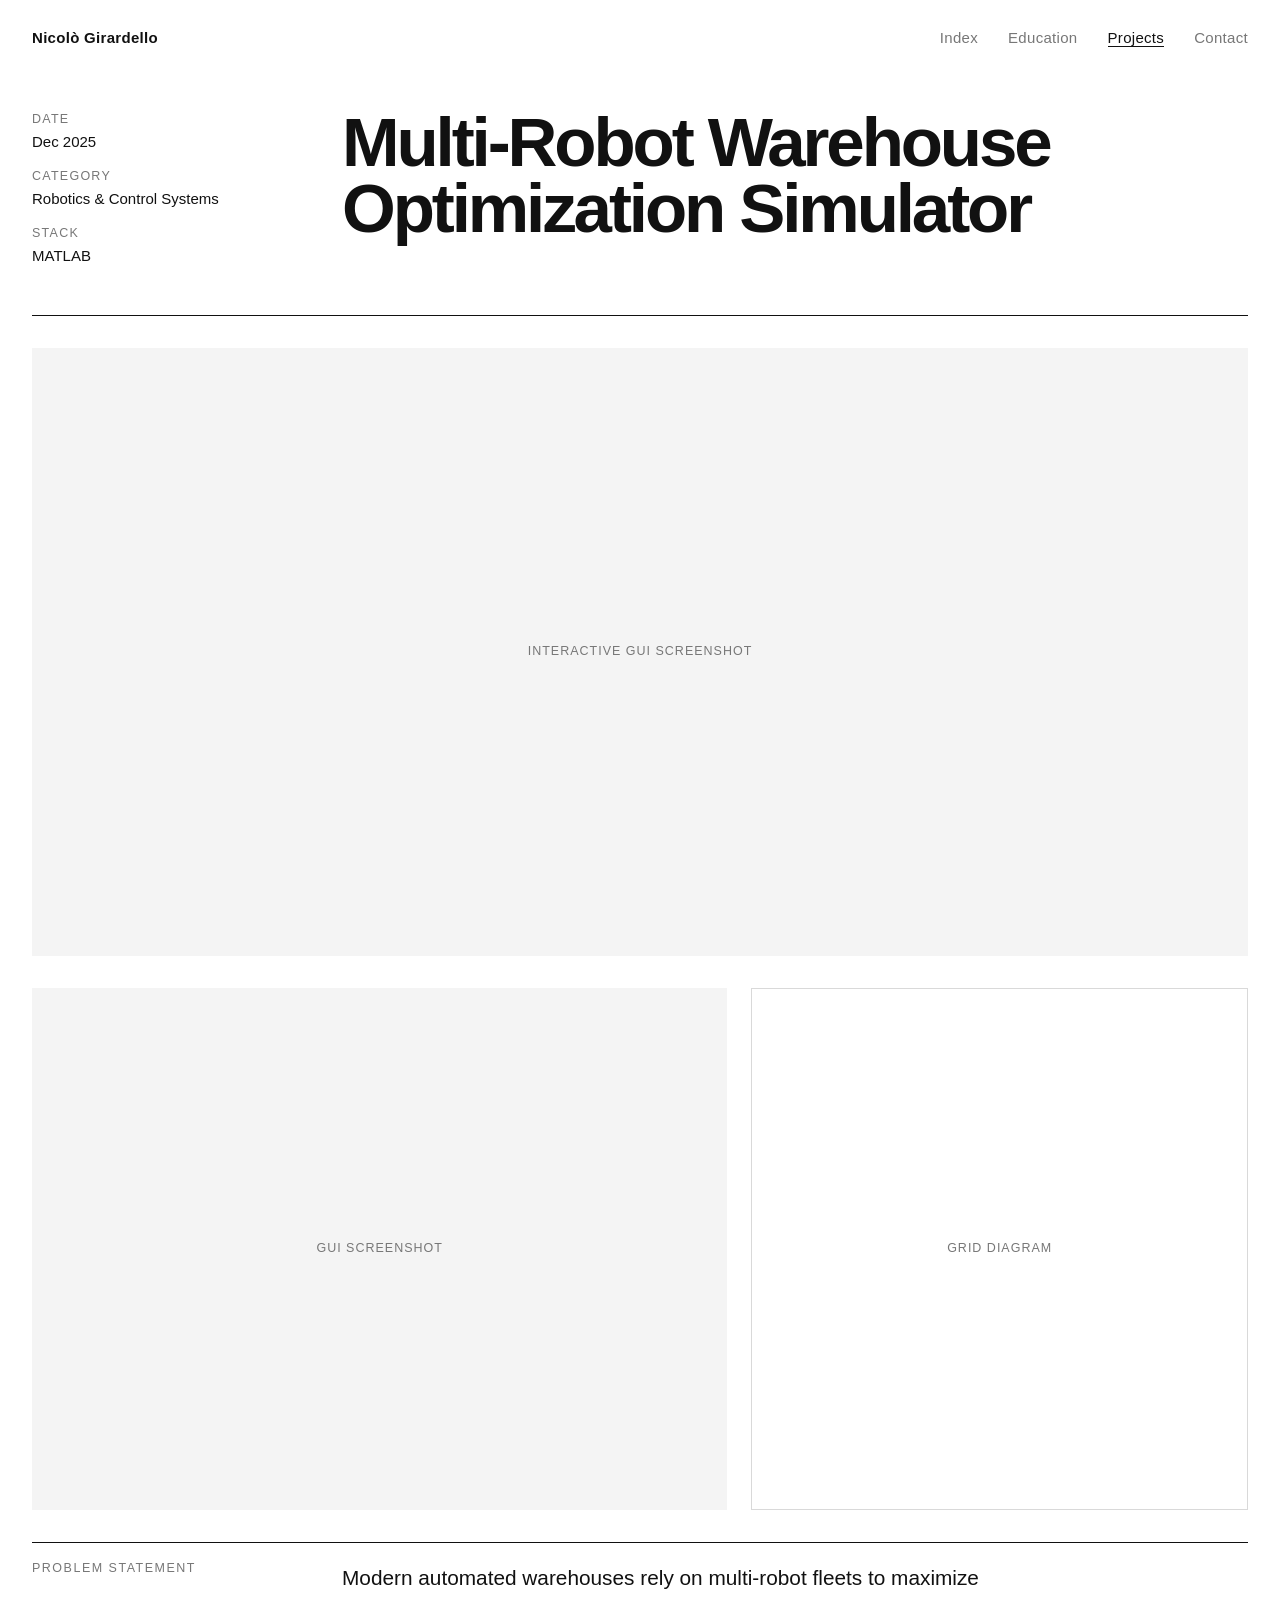
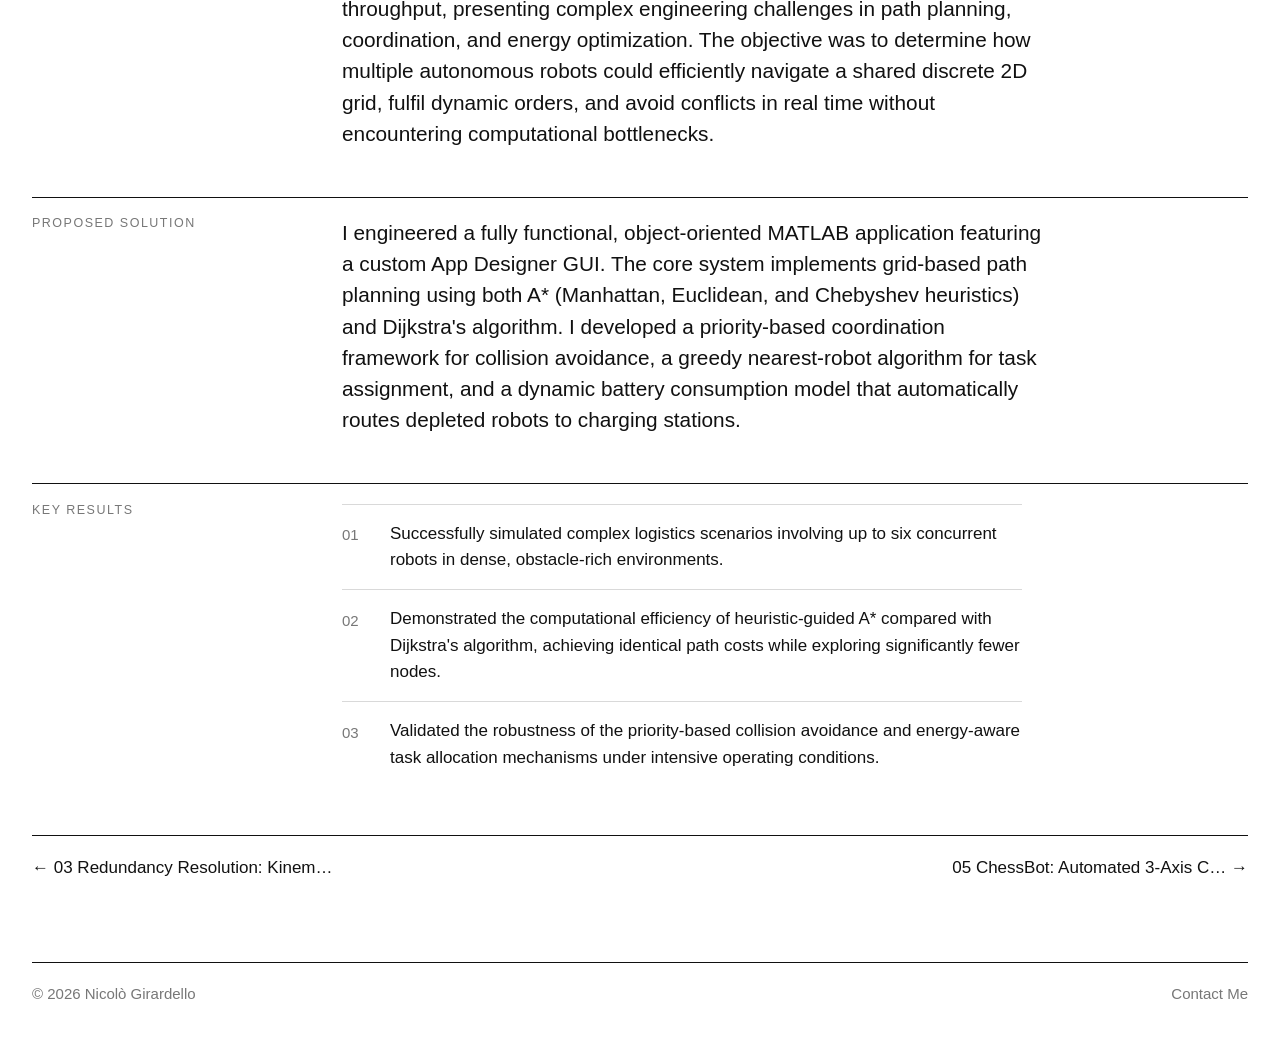
<file: projects/warehouse-simulator.html>
<!DOCTYPE html>
<html lang="en">
<head>
  <meta charset="UTF-8">
  <meta name="viewport" content="width=device-width, initial-scale=1.0">

  <!-- Page metadata -->
  <title>Multi-Robot Warehouse Optimization Simulator · Nicolò Girardello</title>
  <meta name="description" content="Personal project portfolio.">
  <meta name="author" content="Nicolò Girardello">
  <link rel="canonical" href="https://girardellon.github.io/projects/warehouse-simulator.html">

  <!-- Open Graph -->
  <meta property="og:title" content="Multi-Robot Warehouse Optimization Simulator · Nicolò Girardello">
  <meta property="og:description" content="Personal project portfolio.">
  <meta property="og:type" content="website">
  <meta property="og:url" content="https://girardellon.github.io/projects/warehouse-simulator.html">

  <!-- Styles -->
  <link rel="stylesheet" href="../assets/css/style.css">

  <!-- Icons and manifest -->
  <link rel="icon" type="image/png" href="../assets/images/favicon.png?v=2">
  <link rel="icon" href="../favicon.ico" sizes="32x32">
  <link rel="apple-touch-icon" href="../assets/images/apple-touch-icon.png">
  <link rel="manifest" href="../site.webmanifest">
</head>
<body>
  <div class="wrap">

    <!-- Site header -->
    <header class="top">
      <a class="nm" href="../index.html">Nicolò Girardello</a>
      <nav>
        <a href="../index.html">Index</a>
        <a href="../education.html">Education</a>
        <a href="../projects.html" class="active" aria-current="page">Projects</a>
        <a href="../contact.html">Contact</a>
      </nav>
    </header>

    <main>
      <!-- Project header -->
      <div class="ph-head grid">
        <dl>
          <dt>Date</dt>
          <dd>Dec 2025</dd>
          <dt>Category</dt>
          <dd>Robotics &amp; Control Systems</dd>
          <dt>Stack</dt>
          <dd>MATLAB</dd>
        </dl>
        <h1>Multi-Robot Warehouse Optimization Simulator</h1>
      </div>

      <!-- Main media (placeholder) -->
      <div class="pm">
        <div class="ph ph-video"><span>Interactive GUI Screenshot</span></div>
      </div>

      <!-- Secondary media (placeholders) -->
      <div class="pm2">
        <div class="ph ph-render"><span>GUI screenshot</span></div>
        <div class="ph ph-drawing"><span>Grid diagram</span></div>
      </div>

      <!-- Problem Statement -->
      <section class="ptxt grid">
        <h2 class="lab">Problem Statement</h2>
        <p class="b">Modern automated warehouses rely on multi-robot fleets to maximize throughput, presenting complex engineering challenges in path planning, coordination, and energy optimization. The objective was to determine how multiple autonomous robots could efficiently navigate a shared discrete 2D grid, fulfil dynamic orders, and avoid conflicts in real time without encountering computational bottlenecks.</p>
      </section>

      <!-- Proposed Solution -->
      <section class="ptxt grid">
        <h2 class="lab">Proposed Solution</h2>
        <p class="b">I engineered a fully functional, object-oriented MATLAB application featuring a custom App Designer GUI. The core system implements grid-based path planning using both A* (Manhattan, Euclidean, and Chebyshev heuristics) and Dijkstra's algorithm. I developed a priority-based coordination framework for collision avoidance, a greedy nearest-robot algorithm for task assignment, and a dynamic battery consumption model that automatically routes depleted robots to charging stations.</p>
      </section>

      <!-- Key Results -->
      <section class="ptxt grid">
        <h2 class="lab">Key Results</h2>
        <ol>
          <li>Successfully simulated complex logistics scenarios involving up to six concurrent robots in dense, obstacle-rich environments.</li>
          <li>Demonstrated the computational efficiency of heuristic-guided A* compared with Dijkstra's algorithm, achieving identical path costs while exploring significantly fewer nodes.</li>
          <li>Validated the robustness of the priority-based collision avoidance and energy-aware task allocation mechanisms under intensive operating conditions.</li>
        </ol>
      </section>

      <!-- Previous / next project -->
      <div class="pn">
        <a href="redundancy-control.html">← 03 Redundancy Resolution: Kinem…</a>
        <a href="chessbot.html">05 ChessBot: Automated 3-Axis C… →</a>
      </div>
    </main>

    <!-- Site footer -->
    <footer>
      <span>© 2026 Nicolò Girardello</span>
      <a href="../contact.html">Contact Me</a>
    </footer>

  </div>
</body>
</html>
</file>
<file: assets/css/style.css>
/* ==========================================================================
   Typographic grid portfolio – main stylesheet
   ========================================================================== */

/* --------------------------------------------------------------------------
   Reset & base
   -------------------------------------------------------------------------- */
* {
  box-sizing: border-box;
  margin: 0;
  padding: 0;
}

:root {
  --ink: #111;
  --mut: #777;
  --rule: #d9d9d9;
  --f: "Helvetica Neue", Helvetica, Arial, sans-serif;

  /* Type scale: tweak these three values to resize the text of the whole site */
  --fs-base: 17px;  /* body text */
  --fs-sm: 15px;    /* secondary text: meta, captions, small links */
  --fs-xs: 12.5px;  /* uppercase labels */
}

html {
  -webkit-text-size-adjust: 100%;
}

body {
  background: #fff;
  color: var(--ink);
  font: 400 var(--fs-base)/1.55 var(--f);
  padding: 0 2rem;
  /* Keep arrows such as ↗ as text glyphs: iOS would otherwise render them as emoji */
  font-variant-emoji: text;
}

a {
  color: inherit;
  text-decoration: none;
}

h1,
h2,
h3 {
  font-weight: 700;
  letter-spacing: -.02em;
  line-height: 1.05;
  overflow-wrap: break-word;
}

/* Small uppercase label */
.lab {
  font-size: var(--fs-xs);
  font-weight: 500;
  text-transform: uppercase;
  letter-spacing: .12em;
  color: var(--mut);
}

/* --------------------------------------------------------------------------
   Layout helpers
   -------------------------------------------------------------------------- */
.wrap {
  max-width: 1360px;
  margin: 0 auto;
}

/* 12-column grid */
.grid {
  display: grid;
  grid-template-columns: repeat(12, 1fr);
  column-gap: 24px;
}

/* Vertical spacers */
.spacer {
  grid-column: 1 / -1;
}

.spacer-sm {
  height: 3rem;
}

.spacer-md {
  height: 5rem;
}

.spacer-lg {
  height: 6rem;
}

/* --------------------------------------------------------------------------
   Site header & footer
   -------------------------------------------------------------------------- */
header.top {
  display: flex;
  justify-content: space-between;
  align-items: baseline;
  padding: 1.6rem 0;
  font-size: var(--fs-sm);
  letter-spacing: .02em;
}

header.top .nm {
  font-weight: 700;
}

header.top nav a {
  margin-left: 1.6rem;
  color: var(--mut);
}

header.top nav a:hover,
header.top nav a.active {
  color: var(--ink);
}

header.top nav a.active {
  border-bottom: 1px solid var(--ink);
}

footer {
  border-top: 1px solid var(--ink);
  display: flex;
  justify-content: space-between;
  padding: 1.2rem 0 2rem;
  font-size: var(--fs-sm);
  color: var(--mut);
}

footer a:hover {
  color: var(--ink);
}

/* --------------------------------------------------------------------------
   Placeholders & media boxes
   -------------------------------------------------------------------------- */
.ph {
  position: relative;
  background: #f4f4f4;
  overflow: hidden;
  display: flex;
  align-items: center;
  justify-content: center;
}

.ph span {
  background: #f4f4f4;
  padding: .2rem .6rem;
  font-size: var(--fs-xs);
  letter-spacing: .08em;
  text-transform: uppercase;
  color: var(--mut);
}

.ph-drawing {
  background: #fff;
  outline: 1px solid var(--rule);
  outline-offset: -1px;
}

.ph-drawing span {
  background: #fff;
}

/* Box holding a real image or video: square corners, no background.
   Per-item framing (transform / object-position) is set inline. */
.ph-media {
  padding: 0;
  background: transparent;
}

.ph-media > img,
.ph-media > video {
  display: block;
  width: 100%;
  height: 100%;
  object-fit: cover;
}

/* --------------------------------------------------------------------------
   Home page
   -------------------------------------------------------------------------- */

/* Hero */
.hero {
  min-height: 78vh;
  min-height: 78svh;
  display: flex;
  flex-direction: column;
  justify-content: space-between;
  padding-bottom: 3rem;
}

.hero h1 {
  font-size: clamp(4rem, 13.5vw, 12.5rem);
  letter-spacing: -.065em;
  line-height: .86;
  font-weight: 700;
  margin-top: 10vh;
}

.hero .hm {
  display: grid;
  grid-template-columns: repeat(12, 1fr);
  column-gap: 24px;
  align-items: end;
  margin-top: 4rem;
}

.hero .role {
  grid-column: 1 / 6;
  font-size: 1.6rem;
  font-weight: 400;
  line-height: 1.2;
  letter-spacing: -.01em;
}

.hero .lk {
  grid-column: 9 / 13;
  display: flex;
  flex-direction: column;
  gap: .25rem;
  font-size: var(--fs-sm);
}

.lk a:hover {
  text-decoration: underline;
}

/* Info grid */
.info {
  border-top: 1px solid var(--ink);
  padding: 1.2rem 0 6rem;
}

.info > div:nth-child(1) {
  grid-column: 1 / 5;
}

.info > div:nth-child(2) {
  grid-column: 5 / 9;
}

.info > div:nth-child(3) {
  grid-column: 9 / 13;
}

.info .lab {
  margin-bottom: .9rem;
}

.info p {
  margin-bottom: .5rem;
}

.info p strong {
  font-weight: 700;
}

.info .more {
  display: inline-block;
  margin-top: .6rem;
  border-bottom: 1px solid var(--ink);
}

/* Generic section with heading row */
section.sec {
  border-top: 1px solid var(--ink);
  padding: 1.2rem 0 6rem;
}

section.sec > .sh {
  display: flex;
  flex-wrap: wrap;
  justify-content: space-between;
  gap: .6rem 1.5rem;
  margin-bottom: 3rem;
}

/* Selected works */
.work {
  padding: 1.5rem 0 3rem;
  border-top: 1px solid var(--rule);
}

.work:first-of-type {
  border-top: 0;
}

.work .num {
  grid-column: 1 / 3;
  font-size: var(--fs-sm);
  color: var(--mut);
}

.work .ph {
  grid-column: 3 / 7;
  aspect-ratio: 4 / 3;
}

.work .tx {
  grid-column: 8 / 13;
}

.work h3 {
  font-size: clamp(1.7rem, 3.2vw, 2.8rem);
  margin-bottom: .9rem;
}

.work .ctx {
  color: var(--mut);
  font-size: var(--fs-sm);
}

.work .tg {
  font-size: var(--fs-sm);
  margin-bottom: 1.2rem;
}

.work p.s {
  max-width: 34em;
  margin-bottom: 1.2rem;
}

.rowlinks {
  display: flex;
  gap: 1.4rem;
  font-weight: 500;
}

.rowlinks a {
  border-bottom: 1px solid var(--ink);
}

.more-all {
  font-weight: 500;
  border-bottom: 1px solid var(--ink);
}

/* --------------------------------------------------------------------------
   Timeline (home page)
   -------------------------------------------------------------------------- */
.tl-scroll {
  overflow-x: auto;
  padding-bottom: 1rem;
}

.tl-wrap {
  min-width: 1100px;
  position: relative;
}

/* Year axis */
.tl-years {
  display: flex;
  height: 22px;
}

.tl-years .lc,
.tl-lane .ln {
  flex: 0 0 110px;
}

/* Lane labels stay visible while the timeline scrolls horizontally on small screens */
.tl-years .lc,
.tl-lane .ln {
  position: sticky;
  left: 0;
  z-index: 2;
  background: #fff;
}

.tl-yr {
  position: relative;
  flex: 1;
  border-bottom: 1px solid var(--ink);
}

.tl-yr span {
  position: absolute;
  bottom: 3px;
  font-size: var(--fs-xs);
  color: var(--mut);
  transform: translateX(2px);
}

/* Lanes */
.tl-lane {
  display: flex;
}

.tl-lane .ln {
  font-size: var(--fs-xs);
  font-weight: 500;
  text-transform: uppercase;
  letter-spacing: .1em;
  color: var(--mut);
  padding-top: 14px;
}

.trk {
  position: relative;
  flex: 1;
  background: repeating-linear-gradient(to right, #e6e6e6 0 1px, transparent 1px 10%);
}

.l-edu .trk,
.l-exp .trk {
  height: 84px;
}

.l-prj .trk {
  height: 52px;
}

/* Bars (education / experience) */
.bar {
  position: absolute;
  height: 34px;
  border-bottom: 2px solid var(--ink);
  cursor: default;
  outline: 0;
}

.bar.t0 {
  top: 6px;
}

.bar.t1 {
  top: 46px;
}

.bar span {
  position: absolute;
  left: 0;
  bottom: 5px;
  white-space: nowrap;
  font-size: 13px;
  font-weight: 500;
}

.bar:hover,
.bar.is-active,
.bar:focus {
  border-bottom-width: 5px;
}

.bar.k-exp {
  border-bottom-style: dashed;
}

/* Dots (projects) */
.dot {
  position: absolute;
  width: 11px;
  height: 11px;
  border: 2px solid var(--ink);
  border-radius: 50%;
  background: #fff;
  margin-left: -5px;
}

.dot.t0 {
  top: 10px;
}

.dot.t1 {
  top: 28px;
}

.dot:hover,
.dot.is-active {
  background: var(--ink);
}

/* Details panel */
.tl-panel {
  border-top: 1px solid var(--ink);
  margin-top: 1.5rem;
  padding-top: 1rem;
  min-height: 9rem;
  max-width: 44rem;
  margin-left: 110px;
}

.tl-panel h3 {
  font-size: 1.6rem;
  margin-bottom: .3rem;
}

.tl-sub,
.tl-hint {
  color: var(--mut);
  font-size: var(--fs-sm);
  margin-bottom: .6rem;
}

.tl-rel {
  margin-top: .8rem;
  display: flex;
  flex-direction: column;
  gap: .1rem;
}

.tl-rel a {
  font-weight: 500;
  width: fit-content;
  max-width: 100%;
  text-decoration: underline;
  text-decoration-thickness: 1px;
  text-underline-offset: .25em;
}

.tl-rel strong {
  font-size: var(--fs-xs);
  text-transform: uppercase;
  letter-spacing: .1em;
  color: var(--mut);
  font-weight: 500;
}

/* --------------------------------------------------------------------------
   Page headings & lists (Projects, Education)
   -------------------------------------------------------------------------- */
.pgh {
  padding: 5vh 0 3rem;
}

.pgh h1 {
  font-size: clamp(2.6rem, 7vw, 6.5rem);
  letter-spacing: -.05em;
  line-height: .92;
  max-width: 14em;
}

.pgh .lead {
  max-width: 32em;
  margin-top: 2rem;
  font-size: 1.35rem;
  color: var(--mut);
}

.cat {
  margin: 5rem 0 1.2rem;
}

/* Projects list */
.plist .r {
  display: grid;
  grid-template-columns: repeat(12, 1fr);
  column-gap: 24px;
  padding: 1.4rem 0;
  border-top: 1px solid var(--rule);
  align-items: baseline;
}

.plist .r:hover {
  background: linear-gradient(#f7f7f7, #f7f7f7);
}

.plist .d {
  grid-column: 1 / 3;
  font-size: var(--fs-sm);
  color: var(--mut);
}

.plist h3 {
  grid-column: 3 / 8;
  font-size: clamp(1.45rem, 2.4vw, 2.1rem);
}

.plist .m {
  grid-column: 8 / 13;
  font-size: var(--fs-sm);
}

.plist .m .c {
  color: var(--mut);
}

.plist .sm {
  grid-column: 3 / 8;
  margin-top: .8rem;
  max-width: 32em;
}

.plist .rowlinks {
  grid-column: 8 / 13;
  margin-top: .8rem;
  font-size: var(--fs-sm);
}

/* Education list */
.edu .r {
  display: grid;
  grid-template-columns: repeat(12, 1fr);
  column-gap: 24px;
  padding: 1.6rem 0 2rem;
  border-top: 1px solid var(--rule);
}

.edu .when {
  grid-column: 1 / 4;
  font-size: var(--fs-sm);
  color: var(--mut);
}

.edu .what {
  grid-column: 4 / 11;
}

.edu h3 {
  font-size: clamp(1.6rem, 3.1vw, 2.6rem);
  margin-bottom: .8rem;
}

.edu p {
  max-width: 38em;
  margin-bottom: .5rem;
}

.edu .lab {
  margin-bottom: .8rem;
}

/* --------------------------------------------------------------------------
   Project pages
   -------------------------------------------------------------------------- */

/* Project header */
.ph-head {
  padding: 4vh 0 3rem;
  border-bottom: 1px solid var(--ink);
}

.ph-head h1 {
  grid-column: 4 / 13;
  font-size: clamp(2.2rem, 5.4vw, 5rem);
  letter-spacing: -.045em;
  line-height: .95;
}

.ph-head dl {
  grid-column: 1 / 4;
  font-size: var(--fs-sm);
}

.ph-head dt {
  color: var(--mut);
  text-transform: uppercase;
  letter-spacing: .1em;
  font-size: var(--fs-xs);
  margin-top: .9rem;
}

.ph-head dt:first-child {
  margin-top: 0;
}

/* Main media (full width) */
.pm {
  padding: 2rem 0;
}

.pm .ph {
  width: 100%;
  aspect-ratio: 16 / 8;
}

.pm .ph.ph-16-9 {
  aspect-ratio: 16 / 9;
}

.pm > img,
.pm > video {
  display: block;
  width: 100%;
}

/* Main media without top padding (follows a text section) */
.pm-flush {
  padding-top: 0;
}

/* Secondary media (two columns) */
.pm2 {
  display: grid;
  grid-template-columns: 7fr 5fr;
  gap: 24px;
  padding-bottom: 2rem;
}

.pm2 .ph {
  aspect-ratio: 4 / 3;
}

.pm2 .ph:nth-child(2) {
  aspect-ratio: auto;
}

/* Text sections */
.ptxt {
  border-top: 1px solid var(--ink);
  padding: 1.2rem 0 3rem;
}

.ptxt .lab {
  grid-column: 1 / 4;
}

.ptxt .b {
  grid-column: 4 / 11;
  font-size: 1.3rem;
  line-height: 1.5;
  max-width: 36em;
}

.ptxt ol {
  list-style: none;
  counter-reset: n;
  grid-column: 4 / 12;
}

.ptxt li {
  counter-increment: n;
  border-top: 1px solid var(--rule);
  padding: 1rem 0 1rem 3rem;
  position: relative;
  max-width: 40em;
}

.ptxt li::before {
  content: counter(n, decimal-leading-zero);
  position: absolute;
  left: 0;
  font-size: var(--fs-sm);
  color: var(--mut);
  top: 1.15rem;
}

/* "Full Report" heading sits closer to the PDF viewer */
.ptxt.report {
  margin-bottom: 2rem;
}

/* PDF flipbook (dFlip) */
.pdfslot {
  padding: 1rem;
  background: #f4f4f4;
}

.flipbook {
  width: 100%;
  height: 600px;
}

/* Landscape documents (slides) need less height */
.flipbook-landscape {
  height: 400px;
}

/* Hide dFlip buttons that are not needed: share, outline, bookmark */
.df-ui-btn.df-ui-share,
.df-ui-btn.df-ui-outline,
.df-ui-btn.df-ui-bookmark {
  display: none !important;
}

/* Previous / next project navigation */
.pn {
  display: flex;
  justify-content: space-between;
  border-top: 1px solid var(--ink);
  padding: 1.2rem 0 5rem;
  font-weight: 500;
}

/* --------------------------------------------------------------------------
   Contact page
   -------------------------------------------------------------------------- */
.ct .big {
  font-size: clamp(3rem, 10vw, 9rem);
  letter-spacing: -.06em;
  line-height: .88;
  font-weight: 700;
  margin: 6vh 0 3rem;
}

.ct .intro {
  grid-column: 1 / 6;
  font-size: 1.5rem;
  line-height: 1.35;
}

.ct .ln {
  grid-column: 8 / 13;
  display: flex;
  flex-direction: column;
  font-size: 1.9rem;
  font-weight: 700;
  letter-spacing: -.02em;
}

.ct .ln a {
  border-top: 1px solid var(--rule);
  padding: .5rem 0;
}

.ct .ln a:hover {
  padding-left: .5rem;
}

/* --------------------------------------------------------------------------
   404 page
   -------------------------------------------------------------------------- */
.nf {
  min-height: 60vh;
  min-height: 60svh;
  display: flex;
  flex-direction: column;
  justify-content: center;
}

.nf h1 {
  font-size: clamp(7rem, 28vw, 24rem);
  letter-spacing: -.08em;
  line-height: .8;
}

.nf .lab {
  margin: 1.5rem 0;
}

.nf .nf-text {
  max-width: 28em;
}

.nf .nf-link {
  margin-top: 2rem;
}

/* --------------------------------------------------------------------------
   Touch devices: larger tap targets
   -------------------------------------------------------------------------- */
@media (hover: none) {
  .dot {
    width: 18px;
    height: 18px;
    margin-left: -9px;
  }

  .dot.t0 {
    top: 6px;
  }

  .tl-rel a {
    padding: .25rem 0;
  }
}

/* --------------------------------------------------------------------------
   Responsive: tablets and phones (max 860px) – single-column layout
   -------------------------------------------------------------------------- */
@media (max-width: 860px) {
  body {
    padding: 0 1.5rem;
  }

  /* Every grid child spans the full width */
  .grid > *,
  .hero .hm > *,
  .work > *,
  .plist .r > *,
  .edu .r > *,
  .ptxt > *,
  .ph-head > *,
  .ct .grid > * {
    grid-column: 1 / -1 !important;
  }

  .work,
  .plist .r,
  .edu .r,
  .ph-head,
  .ptxt,
  .info {
    grid-template-columns: 1fr;
  }

  /* Hero: the big title scales with the screen width */
  .hero {
    min-height: 72vh;
    min-height: 72svh;
  }

  .hero h1 {
    font-size: 19vw;
    margin-top: 5vh;
  }

  .hero .hm {
    row-gap: 1.5rem;
    margin-top: 3rem;
  }

  .hero .lk {
    gap: .5rem;
  }

  /* Page titles */
  .pgh h1 {
    font-size: clamp(2.8rem, 12vw, 6.5rem);
  }

  .ct .big {
    font-size: clamp(3.4rem, 19vw, 9rem);
  }

  /* Vertical rhythm */
  .info,
  section.sec {
    padding-bottom: 4rem;
  }

  .info > div {
    margin-bottom: 2rem;
  }

  .work .ph {
    margin: 1rem 0;
  }

  .plist .r,
  .edu .r {
    row-gap: .5rem;
  }

  .ct .grid {
    row-gap: 1.5rem;
  }

  /* Project page: title first, then the metadata list */
  .ph-head h1 {
    order: -1;
    margin-bottom: 2rem;
  }

  .pm2 {
    grid-template-columns: 1fr;
  }

  /* The second box is stretched on desktop; on a single column media keep
     their natural ratio and placeholders get a fixed one */
  .pm2 .ph:nth-child(2):not(.ph-media) {
    aspect-ratio: 4 / 3;
  }

  .ptxt .b {
    font-size: 1.2rem;
  }

  .pn {
    flex-direction: column;
    gap: 1rem;
  }

  .tl-panel {
    margin-left: 0;
  }
}

/* --------------------------------------------------------------------------
   Responsive: phones (max 560px)
   -------------------------------------------------------------------------- */
@media (max-width: 560px) {
  :root {
    --fs-base: 16px;
    --fs-sm: 14.5px;
    --fs-xs: 12px;
  }

  body {
    padding: 0 1.25rem;
  }

  /* Header: name on the first row, menu on the second */
  header.top {
    flex-direction: column;
    align-items: flex-start;
    gap: .8rem;
    padding: 1.2rem 0 1rem;
  }

  header.top nav {
    display: flex;
    flex-wrap: wrap;
    gap: .4rem 1.4rem;
  }

  header.top nav a {
    margin-left: 0;
  }

  .hero .role {
    font-size: 1.4rem;
  }

  .ct .intro {
    font-size: 1.3rem;
  }

  .ct .ln {
    font-size: 1.6rem;
  }

  .ptxt .b {
    font-size: 1.1rem;
  }

  .pgh .lead {
    font-size: 1.15rem;
  }

  .flipbook {
    height: 520px;
  }

  .flipbook-landscape {
    height: 280px;
  }
}
</file>
